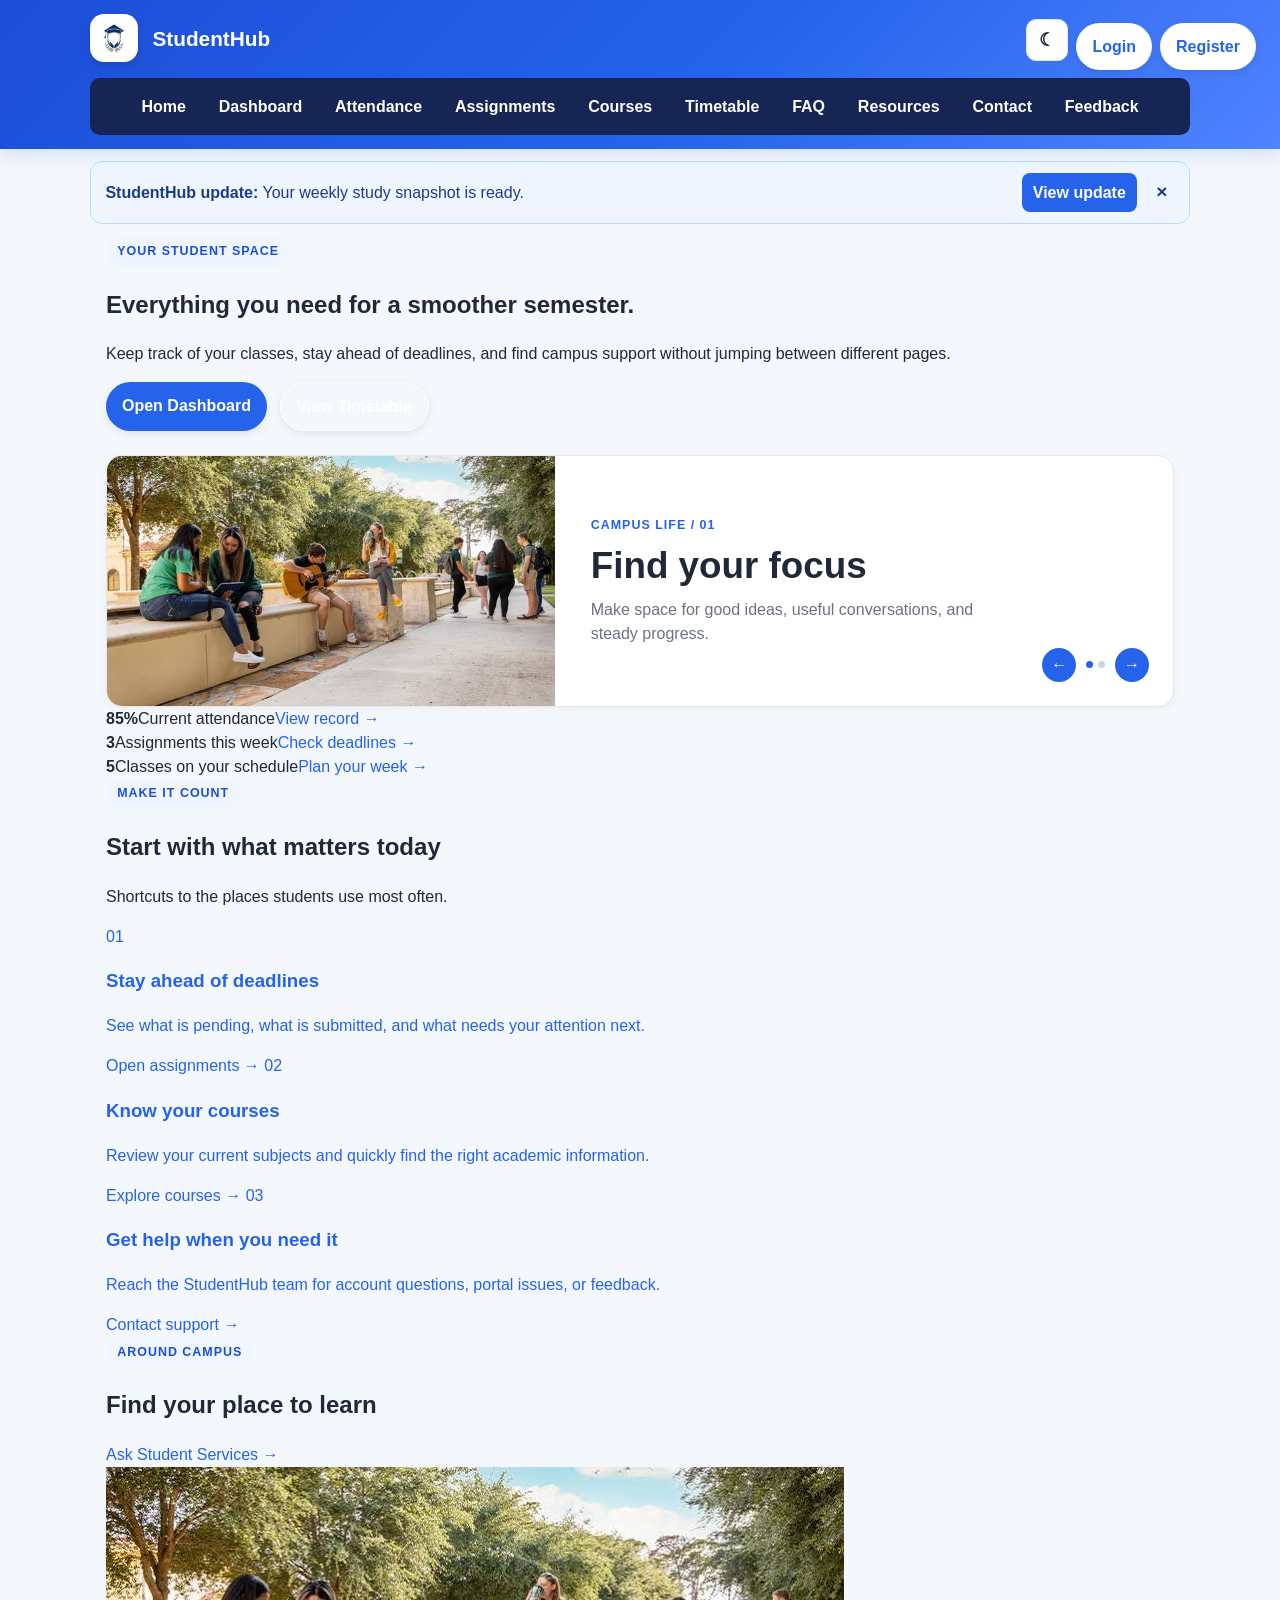
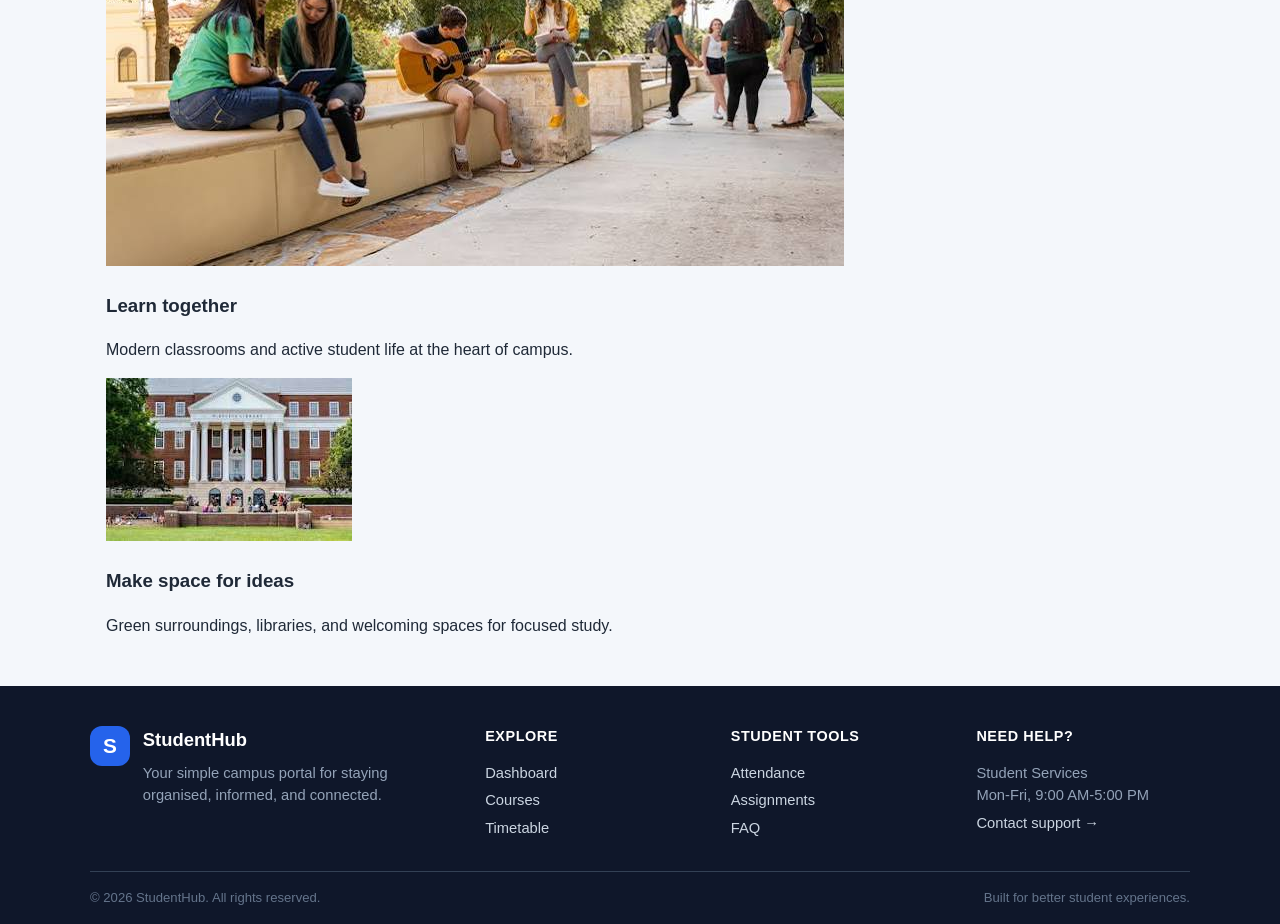
<file: pages/index.html>
<!DOCTYPE html>
<html lang="en">
<head>
    <meta charset="UTF-8">
    <meta name="viewport" content="width=device-width, initial-scale=1.0">
    <title>StudentHub</title>
    <link rel="stylesheet" href="../css/style.css">
</head>
<body>
    <header class="hero">
        <div class="hero-inner">
            <div class="brand">
                <img class="logo" src="../images/logo.png" alt="StudentHub logo">
                <div>
                    <h1>StudentHub</h1>
                </div>
            </div>
            <a class="btn" href="login.html">Login</a>
        </div>
    </header>

    <nav class="top-nav">
        <a href="index.html">Home</a>
        <a href="dashboard.html">Dashboard</a>
        <a href="attendance.html">Attendance</a>
        <a href="assignments.html">Assignments</a>
        <a href="courses.htm">Courses</a>
        <a href="contact.html">Contact</a>
        <a href="feedback.html">Feedback</a>
    </nav>

    <main class="container home-page">
        <section class="home-hero">
            <div class="home-hero-copy">
                <span class="eyebrow">Your student space</span>
                <h2>Everything you need for a smoother semester.</h2>
                <p>Keep track of your classes, stay ahead of deadlines, and find campus support without jumping between different pages.</p>
            </div>
            <div class="actions">
                <a class="btn primary" href="dashboard.html">Open Dashboard</a>
                <a class="btn secondary" href="timetable.html">View Timetable</a>
            </div>
        </section>

        <section class="home-stats" aria-label="Student overview">
            <div><strong>85%</strong><span>Current attendance</span><a href="attendance.html">View record &rarr;</a></div>
            <div><strong>3</strong><span>Assignments this week</span><a href="assignments.html">Check deadlines &rarr;</a></div>
            <div><strong>5</strong><span>Classes on your schedule</span><a href="timetable.html">Plan your week &rarr;</a></div>
        </section>

        <section class="home-section">
            <div class="home-section-heading">
                <div>
                    <span class="eyebrow">Make it count</span>
                    <h2>Start with what matters today</h2>
                    <p>Shortcuts to the places students use most often.</p>
                </div>
            </div>
            <div class="home-actions-grid">
                <a class="action-card" href="assignments.html">
                    <span class="action-number">01</span>
                    <h3>Stay ahead of deadlines</h3>
                    <p>See what is pending, what is submitted, and what needs your attention next.</p>
                    <span class="action-link">Open assignments &rarr;</span>
                </a>
                <a class="action-card" href="courses.htm">
                    <span class="action-number">02</span>
                    <h3>Know your courses</h3>
                    <p>Review your current subjects and quickly find the right academic information.</p>
                    <span class="action-link">Explore courses &rarr;</span>
                </a>
                <a class="action-card" href="contact.html">
                    <span class="action-number">03</span>
                    <h3>Get help when you need it</h3>
                    <p>Reach the StudentHub team for account questions, portal issues, or feedback.</p>
                    <span class="action-link">Contact support &rarr;</span>
                </a>
            </div>
        </section>

        <section class="home-section campus-section">
            <div class="home-section-heading">
                <div>
                    <span class="eyebrow">Around campus</span>
                    <h2>Find your place to learn</h2>
                </div>
                <a href="contact.html">Ask Student Services &rarr;</a>
            </div>
            <div class="campus-grid">
                <article class="campus-card">
                    <img src="../images/campus2.png" alt="Students studying on campus">
                    <div><h3>Learn together</h3><p>Modern classrooms and active student life at the heart of campus.</p></div>
                </article>
                <article class="campus-card">
                    <img src="../images/campus1.png" alt="Green campus surroundings">
                    <div><h3>Make space for ideas</h3><p>Green surroundings, libraries, and welcoming spaces for focused study.</p></div>
                </article>
            </div>
        </section>
    </main>

    <footer class="site-footer">
        <div class="footer-inner">
            <div class="footer-brand">
                <div class="footer-logo">S</div>
                <div>
                    <h2>StudentHub</h2>
                    <p>Your simple campus portal for staying organised, informed, and connected.</p>
                </div>
            </div>
            <div class="footer-column">
                <h3>Explore</h3>
                <a href="dashboard.html">Dashboard</a>
                <a href="courses.htm">Courses</a>
                <a href="timetable.html">Timetable</a>
            </div>
            <div class="footer-column">
                <h3>Student tools</h3>
                <a href="attendance.html">Attendance</a>
                <a href="assignments.html">Assignments</a>
                <a href="faq.html">FAQ</a>
            </div>
            <div class="footer-column">
                <h3>Need help?</h3>
                <p>Student Services<br>Mon-Fri, 9:00 AM-5:00 PM</p>
                <a href="contact.html">Contact support &rarr;</a>
            </div>
        </div>
        <div class="footer-bottom">
            <span>&copy; 2026 StudentHub. All rights reserved.</span>
            <span>Built for better student experiences.</span>
        </div>
    </footer>
    <script src="../javascript/site.js" defer></script>
</body>
</html>
</file>
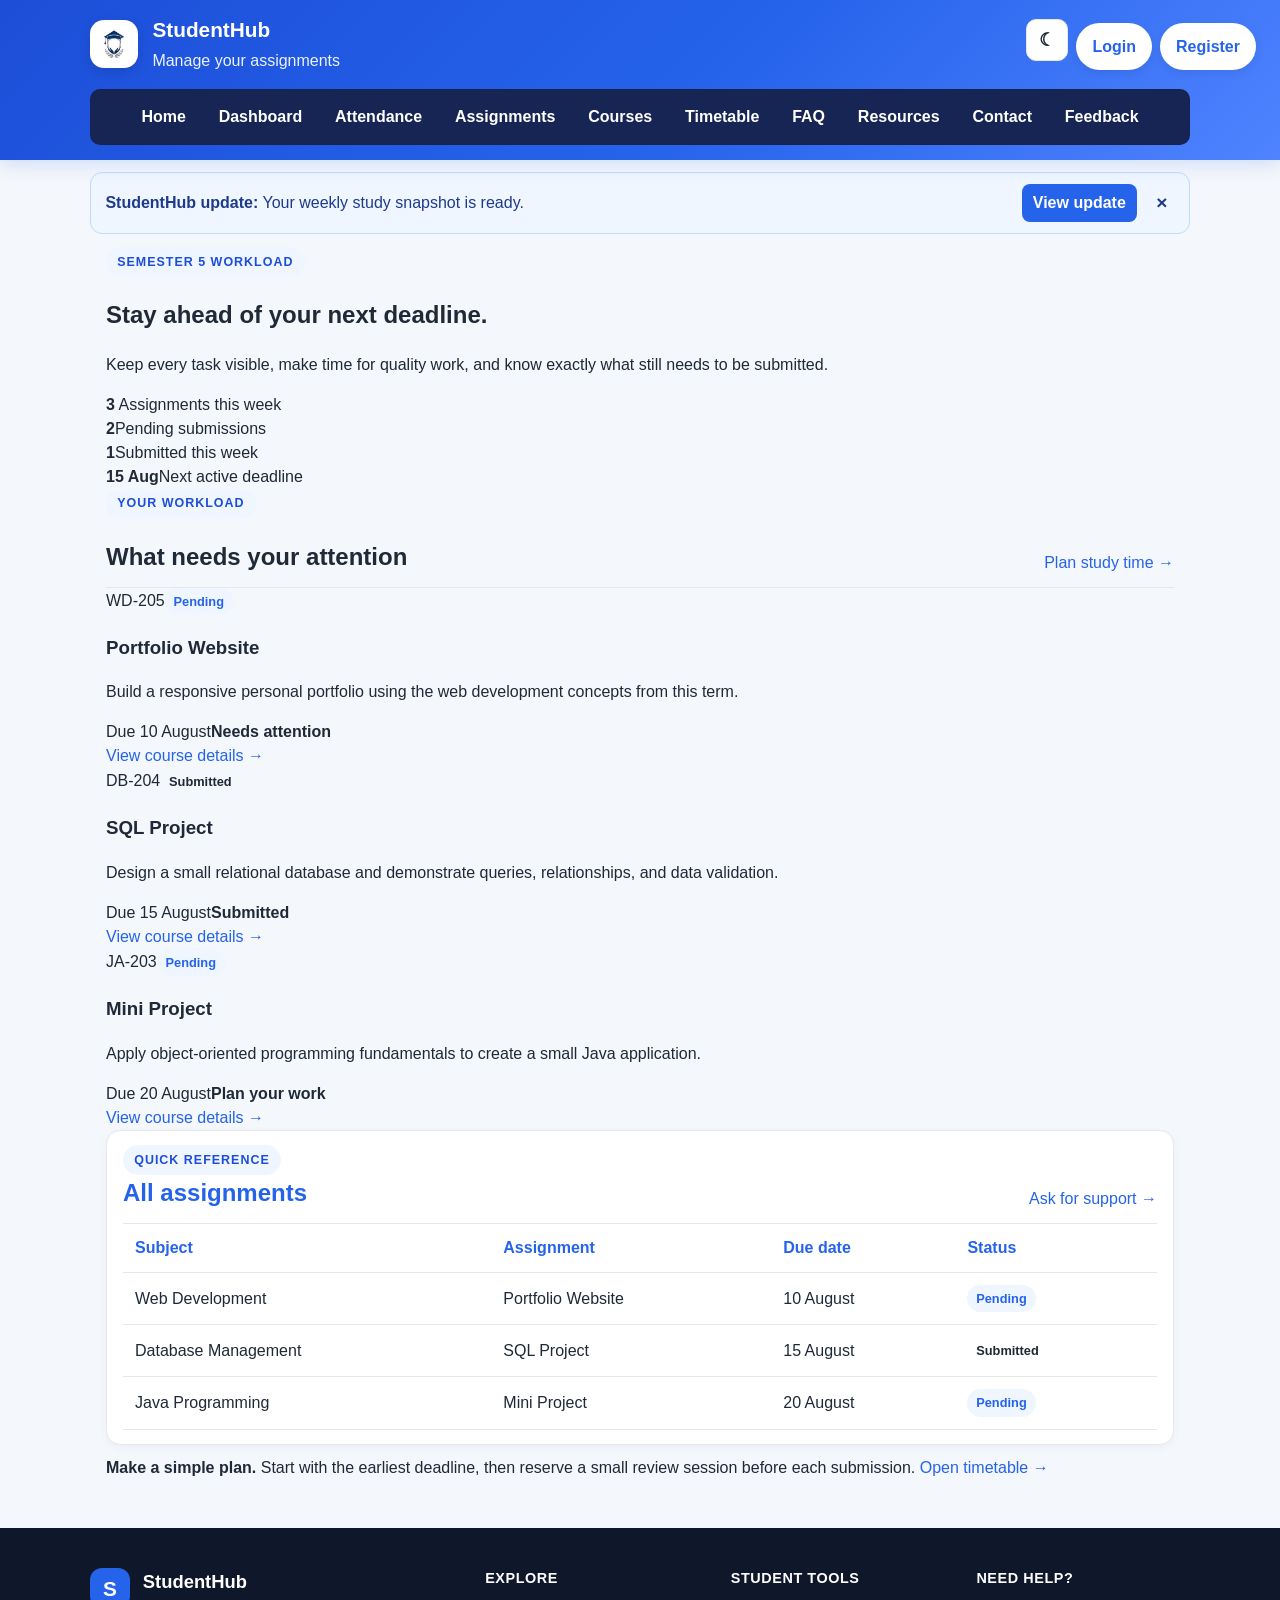
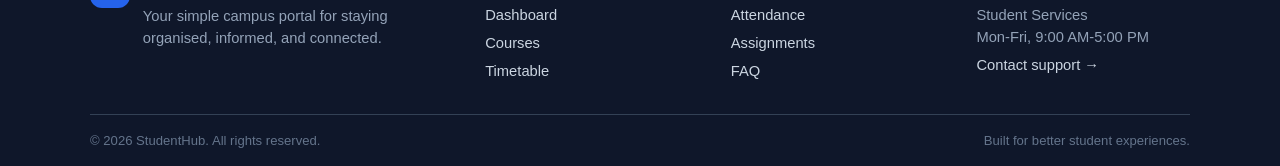
<file: pages/assignments.html>
<!DOCTYPE html>
<html lang="en">
<head>
    <meta charset="UTF-8">
    <meta name="viewport" content="width=device-width, initial-scale=1.0">
    <title>Assignments - StudentHub</title>
    <link rel="stylesheet" href="../css/style.css">
</head>
<body>
    <header class="hero">
        <div class="hero-inner">
            <div class="brand">
                <img class="logo" src="../images/logo.png" alt="StudentHub logo">
                <div>
                    <h1>StudentHub</h1>
                    <p>Manage your assignments</p>
                </div>
            </div>
            <a class="btn" href="login.html">Login</a>
        </div>
    </header>

    <nav class="top-nav">
        <a href="index.html">Home</a>
        <a href="dashboard.html">Dashboard</a>
        <a href="attendance.html">Attendance</a>
        <a href="assignments.html">Assignments</a>
        <a href="courses.htm">Courses</a>
        <a href="faq.html">FAQ</a>
    </nav>

    <main class="container assignments-page">
        <section class="assignments-welcome">
            <div>
                <span class="eyebrow">Semester 5 workload</span>
                <h2>Stay ahead of your next deadline.</h2>
                <p>Keep every task visible, make time for quality work, and know exactly what still needs to be submitted.</p>
            </div>
            <div class="assignment-count">
                <strong>3</strong>
                <span>Assignments this week</span>
            </div>
        </section>

        <section class="assignment-summary" aria-label="Assignment summary">
            <div><strong>2</strong><span>Pending submissions</span></div>
            <div><strong>1</strong><span>Submitted this week</span></div>
            <div><strong>15 Aug</strong><span>Next active deadline</span></div>
        </section>

        <section class="assignments-section">
            <div class="section-heading">
                <div>
                    <span class="eyebrow">Your workload</span>
                    <h2>What needs your attention</h2>
                </div>
                <a href="timetable.html">Plan study time &rarr;</a>
            </div>
            <div class="assignment-cards">
                <article class="assignment-card assignment-card-priority">
                    <div class="assignment-card-top"><span class="assignment-code">WD-205</span><span class="table-status pending">Pending</span></div>
                    <h3>Portfolio Website</h3>
                    <p>Build a responsive personal portfolio using the web development concepts from this term.</p>
                    <div class="assignment-meta"><span>Due 10 August</span><strong>Needs attention</strong></div>
                    <a href="courses.htm">View course details &rarr;</a>
                </article>
                <article class="assignment-card">
                    <div class="assignment-card-top"><span class="assignment-code">DB-204</span><span class="table-status submitted">Submitted</span></div>
                    <h3>SQL Project</h3>
                    <p>Design a small relational database and demonstrate queries, relationships, and data validation.</p>
                    <div class="assignment-meta"><span>Due 15 August</span><strong>Submitted</strong></div>
                    <a href="courses.htm">View course details &rarr;</a>
                </article>
                <article class="assignment-card">
                    <div class="assignment-card-top"><span class="assignment-code">JA-203</span><span class="table-status pending">Pending</span></div>
                    <h3>Mini Project</h3>
                    <p>Apply object-oriented programming fundamentals to create a small Java application.</p>
                    <div class="assignment-meta"><span>Due 20 August</span><strong>Plan your work</strong></div>
                    <a href="courses.htm">View course details &rarr;</a>
                </article>
            </div>
        </section>

        <section class="page-card assignment-table-card">
            <div class="section-heading">
                <div>
                    <span class="eyebrow">Quick reference</span>
                    <h2>All assignments</h2>
                </div>
                <a href="contact.html">Ask for support &rarr;</a>
            </div>
            <div class="table-wrap">
                <table>
                    <thead><tr><th>Subject</th><th>Assignment</th><th>Due date</th><th>Status</th></tr></thead>
                    <tbody>
                        <tr><td>Web Development</td><td>Portfolio Website</td><td>10 August</td><td><span class="table-status pending">Pending</span></td></tr>
                        <tr><td>Database Management</td><td>SQL Project</td><td>15 August</td><td><span class="table-status submitted">Submitted</span></td></tr>
                        <tr><td>Java Programming</td><td>Mini Project</td><td>20 August</td><td><span class="table-status pending">Pending</span></td></tr>
                    </tbody>
                </table>
            </div>
        </section>

        <section class="assignment-tip">
            <strong>Make a simple plan.</strong>
            <span>Start with the earliest deadline, then reserve a small review session before each submission.</span>
            <a href="timetable.html">Open timetable &rarr;</a>
        </section>
    </main>

    <footer class="site-footer">
        <div class="footer-inner">
            <div class="footer-brand"><div class="footer-logo">S</div><div><h2>StudentHub</h2><p>Your simple campus portal for staying organised, informed, and connected.</p></div></div>
            <div class="footer-column"><h3>Explore</h3><a href="dashboard.html">Dashboard</a><a href="courses.htm">Courses</a><a href="timetable.html">Timetable</a></div>
            <div class="footer-column"><h3>Student tools</h3><a href="attendance.html">Attendance</a><a href="assignments.html">Assignments</a><a href="faq.html">FAQ</a></div>
            <div class="footer-column"><h3>Need help?</h3><p>Student Services<br>Mon-Fri, 9:00 AM-5:00 PM</p><a href="contact.html">Contact support &rarr;</a></div>
        </div>
        <div class="footer-bottom"><span>&copy; 2026 StudentHub. All rights reserved.</span><span>Built for better student experiences.</span></div>
    </footer>
    <script src="../javascript/site.js" defer></script>
</body>
</html>
</file>
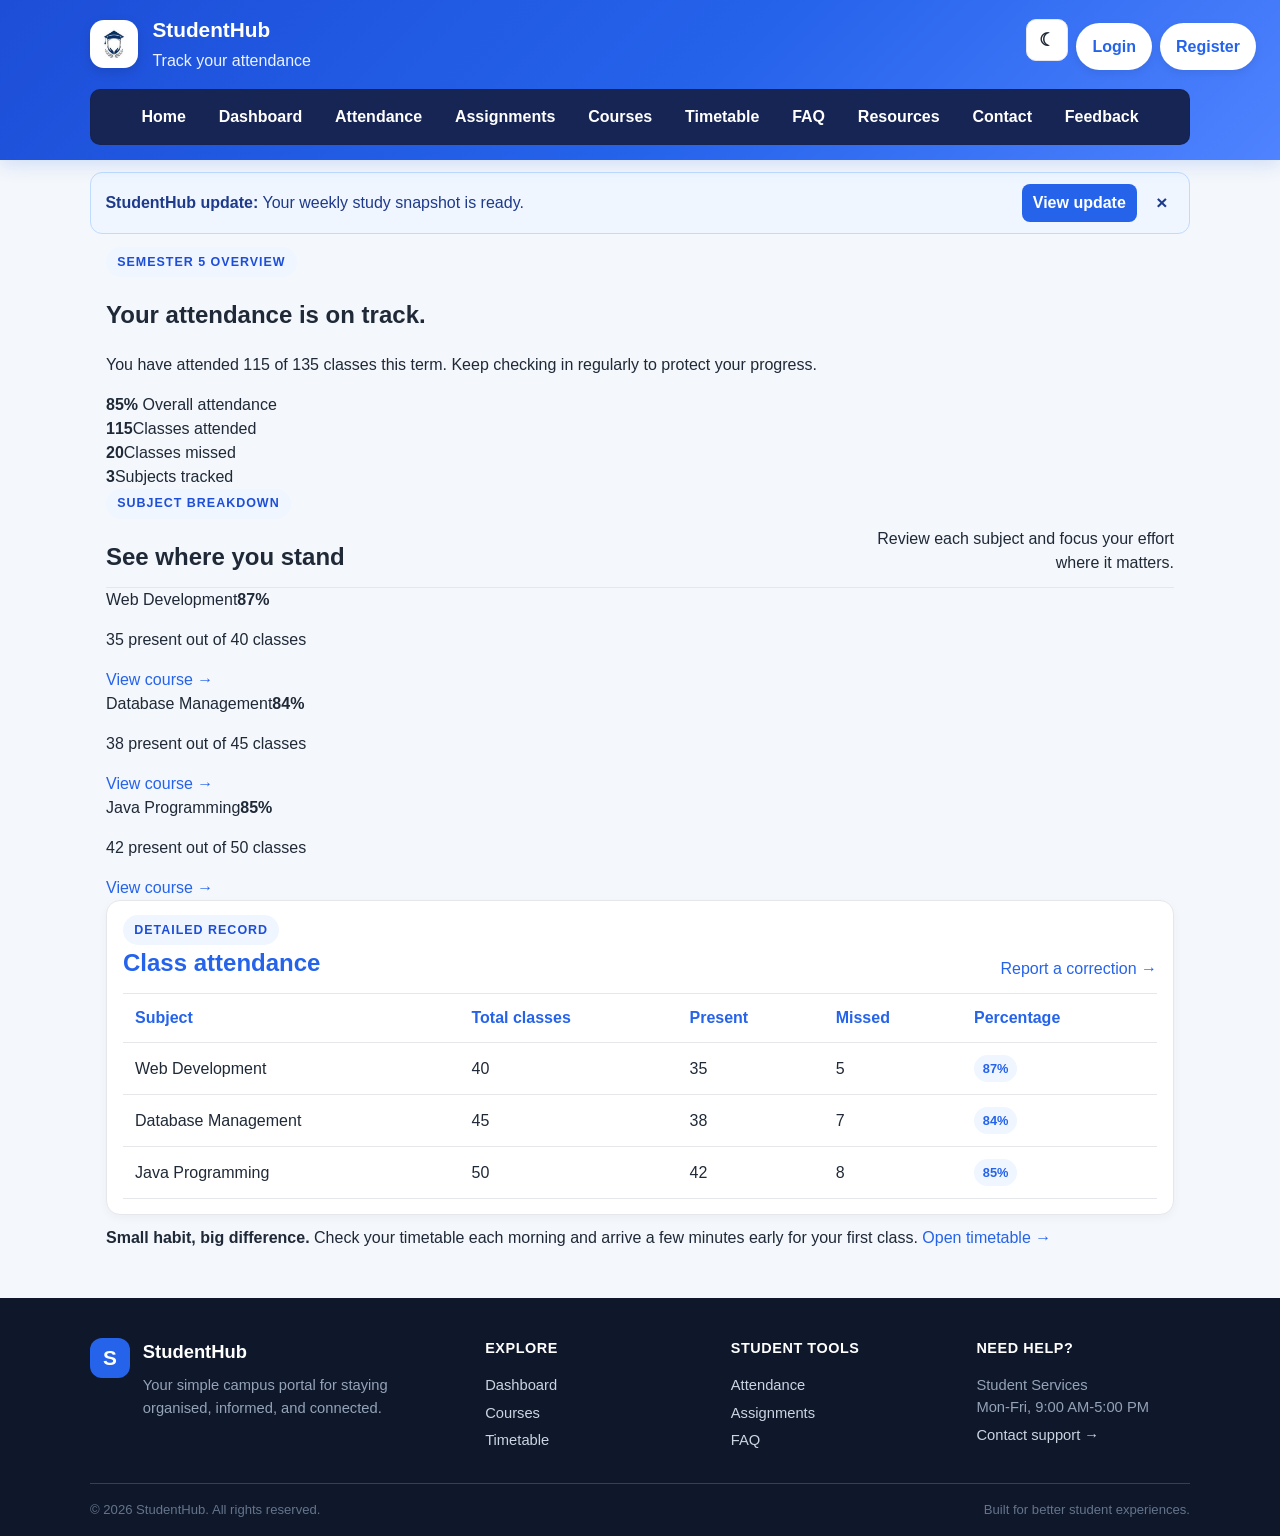
<file: pages/attendance.html>
<!DOCTYPE html>
<html lang="en">
<head>
    <meta charset="UTF-8">
    <meta name="viewport" content="width=device-width, initial-scale=1.0">
    <title>Attendance - StudentHub</title>
    <link rel="stylesheet" href="../css/style.css">
</head>
<body>
    <header class="hero">
        <div class="hero-inner">
            <div class="brand">
                <img class="logo" src="../images/logo.png" alt="StudentHub logo">
                <div>
                    <h1>StudentHub</h1>
                    <p>Track your attendance</p>
                </div>
            </div>
            <a class="btn" href="login.html">Login</a>
        </div>
    </header>

    <nav class="top-nav">
        <a href="index.html">Home</a>
        <a href="dashboard.html">Dashboard</a>
        <a href="attendance.html">Attendance</a>
        <a href="assignments.html">Assignments</a>
        <a href="courses.htm">Courses</a>
        <a href="faq.html">FAQ</a>
    </nav>

    <main class="container attendance-page">
        <section class="attendance-welcome">
            <div>
                <span class="eyebrow">Semester 5 overview</span>
                <h2>Your attendance is on track.</h2>
                <p>You have attended 115 of 135 classes this term. Keep checking in regularly to protect your progress.</p>
            </div>
            <div class="attendance-score">
                <strong>85%</strong>
                <span>Overall attendance</span>
            </div>
        </section>

        <section class="attendance-summary" aria-label="Attendance summary">
            <div><strong>115</strong><span>Classes attended</span></div>
            <div><strong>20</strong><span>Classes missed</span></div>
            <div><strong>3</strong><span>Subjects tracked</span></div>
        </section>

        <section class="attendance-subjects">
            <div class="section-heading">
                <div>
                    <span class="eyebrow">Subject breakdown</span>
                    <h2>See where you stand</h2>
                </div>
                <p>Review each subject and focus your effort where it matters.</p>
            </div>
            <div class="attendance-cards">
                <article class="attendance-card">
                    <div class="attendance-card-top"><span>Web Development</span><strong>87%</strong></div>
                    <div class="progress-track"><span style="width: 87%"></span></div>
                    <p>35 present out of 40 classes</p>
                    <a href="courses.htm">View course &rarr;</a>
                </article>
                <article class="attendance-card">
                    <div class="attendance-card-top"><span>Database Management</span><strong>84%</strong></div>
                    <div class="progress-track"><span style="width: 84%"></span></div>
                    <p>38 present out of 45 classes</p>
                    <a href="courses.htm">View course &rarr;</a>
                </article>
                <article class="attendance-card">
                    <div class="attendance-card-top"><span>Java Programming</span><strong>85%</strong></div>
                    <div class="progress-track"><span style="width: 85%"></span></div>
                    <p>42 present out of 50 classes</p>
                    <a href="courses.htm">View course &rarr;</a>
                </article>
            </div>
        </section>

        <section class="page-card attendance-table-card">
            <div class="section-heading">
                <div>
                    <span class="eyebrow">Detailed record</span>
                    <h2>Class attendance</h2>
                </div>
                <a href="contact.html">Report a correction &rarr;</a>
            </div>
            <div class="table-wrap">
                <table>
                    <thead><tr><th>Subject</th><th>Total classes</th><th>Present</th><th>Missed</th><th>Percentage</th></tr></thead>
                    <tbody>
                        <tr><td>Web Development</td><td>40</td><td>35</td><td>5</td><td><span class="table-status good">87%</span></td></tr>
                        <tr><td>Database Management</td><td>45</td><td>38</td><td>7</td><td><span class="table-status good">84%</span></td></tr>
                        <tr><td>Java Programming</td><td>50</td><td>42</td><td>8</td><td><span class="table-status good">85%</span></td></tr>
                    </tbody>
                </table>
            </div>
        </section>

        <section class="attendance-tip">
            <strong>Small habit, big difference.</strong>
            <span>Check your timetable each morning and arrive a few minutes early for your first class.</span>
            <a href="timetable.html">Open timetable &rarr;</a>
        </section>
    </main>

    <footer class="site-footer">
        <div class="footer-inner">
            <div class="footer-brand"><div class="footer-logo">S</div><div><h2>StudentHub</h2><p>Your simple campus portal for staying organised, informed, and connected.</p></div></div>
            <div class="footer-column"><h3>Explore</h3><a href="dashboard.html">Dashboard</a><a href="courses.htm">Courses</a><a href="timetable.html">Timetable</a></div>
            <div class="footer-column"><h3>Student tools</h3><a href="attendance.html">Attendance</a><a href="assignments.html">Assignments</a><a href="faq.html">FAQ</a></div>
            <div class="footer-column"><h3>Need help?</h3><p>Student Services<br>Mon-Fri, 9:00 AM-5:00 PM</p><a href="contact.html">Contact support &rarr;</a></div>
        </div>
        <div class="footer-bottom"><span>&copy; 2026 StudentHub. All rights reserved.</span><span>Built for better student experiences.</span></div>
    </footer>
    <script src="../javascript/site.js" defer></script>
</body>
</html>
</file>
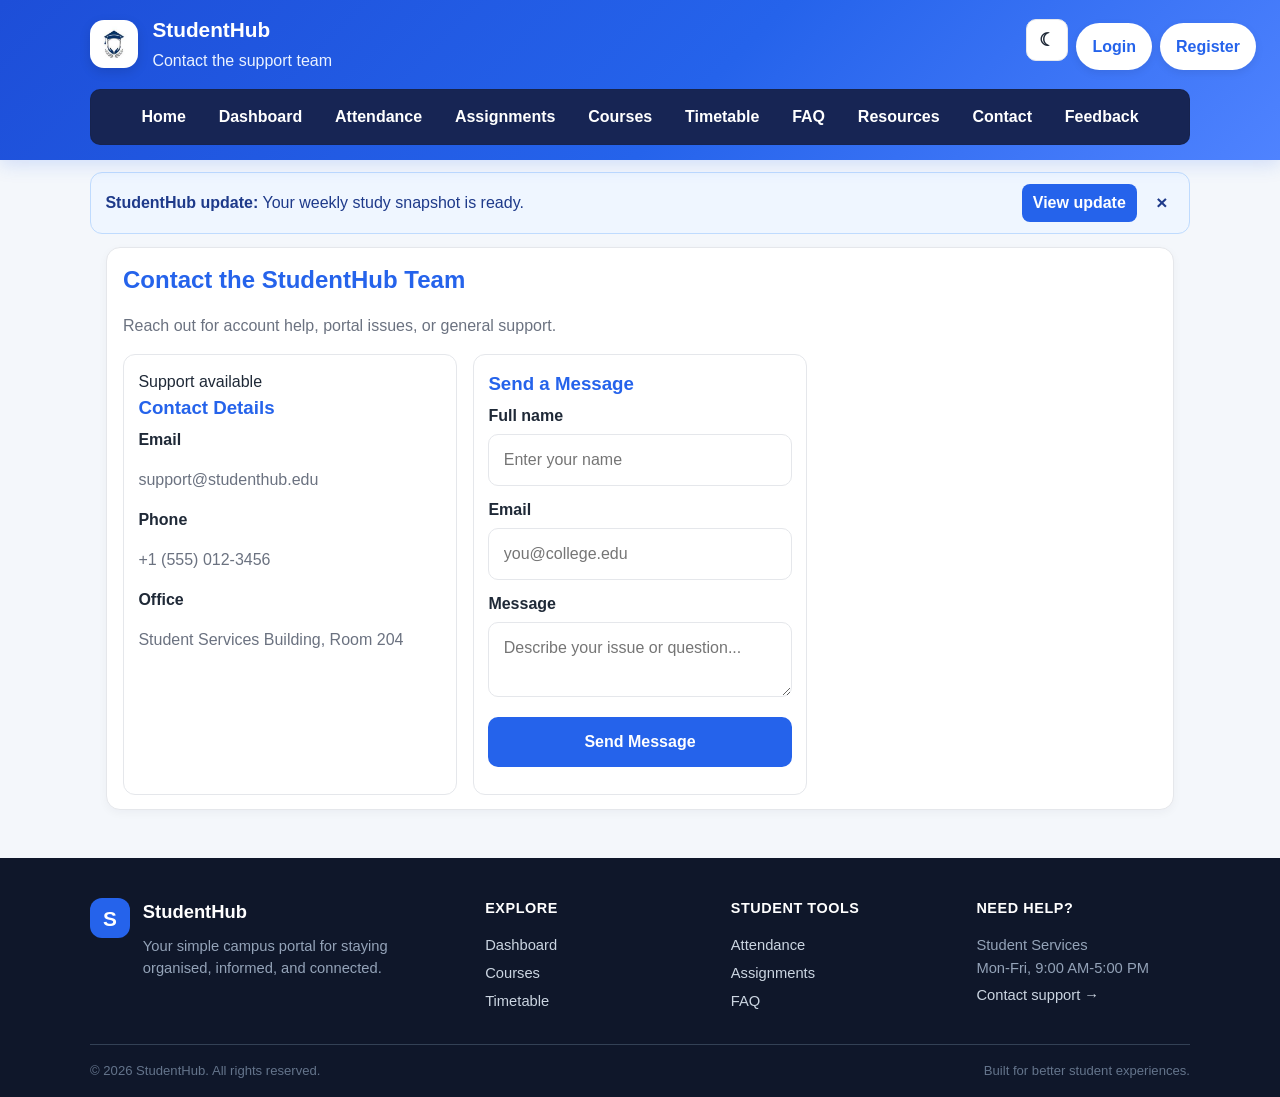
<file: pages/contact.html>
<!DOCTYPE html>
<html lang="en">
<head>
    <meta charset="UTF-8">
    <meta name="viewport" content="width=device-width, initial-scale=1.0">
    <title>Contact - StudentHub</title>
    <link rel="stylesheet" href="../css/style.css">
</head>
<body>
    <header class="hero">
        <div class="hero-inner">
            <div class="brand">
                <img class="logo" src="../images/logo.png" alt="StudentHub logo">
                <div>
                    <h1>StudentHub</h1>
                    <p>Contact the support team</p>
                </div>
            </div>
            <a class="btn" href="login.html">Login</a>
        </div>
    </header>

    <nav class="top-nav">
        <a href="index.html">Home</a>
        <a href="dashboard.html">Dashboard</a>
        <a href="attendance.html">Attendance</a>
        <a href="assignments.html">Assignments</a>
        <a href="courses.htm">Courses</a>
        <a href="feedback.html">Feedback</a>
    </nav>

    <main class="container">
        <section class="page-card">
            <h2>Contact the StudentHub Team</h2>
            <p>Reach out for account help, portal issues, or general support.</p>
            <div class="card-grid">
                <article class="card">
                    <span class="status-pill">Support available</span>
                    <h3>Contact Details</h3>
                    <div class="contact-list">
                        <div><strong>Email</strong><p>support@studenthub.edu</p></div>
                        <div><strong>Phone</strong><p>+1 (555) 012-3456</p></div>
                        <div><strong>Office</strong><p>Student Services Building, Room 204</p></div>
                    </div>
                </article>
                <article class="card">
                    <h3>Send a Message</h3>
                    <form action="../php/process-form.php" method="post">
                        <input type="hidden" name="formType" value="contact">
                        <label for="contactName">Full name</label>
                        <input id="contactName" name="fullName" type="text" placeholder="Enter your name" required>
                        <label for="contactEmail">Email</label>
                        <input id="contactEmail" name="email" type="email" placeholder="you@college.edu" required>
                        <label for="contactMessage">Message</label>
                        <textarea id="contactMessage" name="message" placeholder="Describe your issue or question..." required></textarea>
                        <button type="submit">Send Message</button>
                    </form>
                </article>
            </div>
        </section>
    </main>

    <footer class="site-footer">
        <div class="footer-inner">
            <div class="footer-brand"><div class="footer-logo">S</div><div><h2>StudentHub</h2><p>Your simple campus portal for staying organised, informed, and connected.</p></div></div>
            <div class="footer-column"><h3>Explore</h3><a href="dashboard.html">Dashboard</a><a href="courses.htm">Courses</a><a href="timetable.html">Timetable</a></div>
            <div class="footer-column"><h3>Student tools</h3><a href="attendance.html">Attendance</a><a href="assignments.html">Assignments</a><a href="faq.html">FAQ</a></div>
            <div class="footer-column"><h3>Need help?</h3><p>Student Services<br>Mon-Fri, 9:00 AM-5:00 PM</p><a href="contact.html">Contact support &rarr;</a></div>
        </div>
        <div class="footer-bottom"><span>&copy; 2026 StudentHub. All rights reserved.</span><span>Built for better student experiences.</span></div>
    </footer>
    <script src="../javascript/site.js" defer></script>
</body>
</html>
</file>
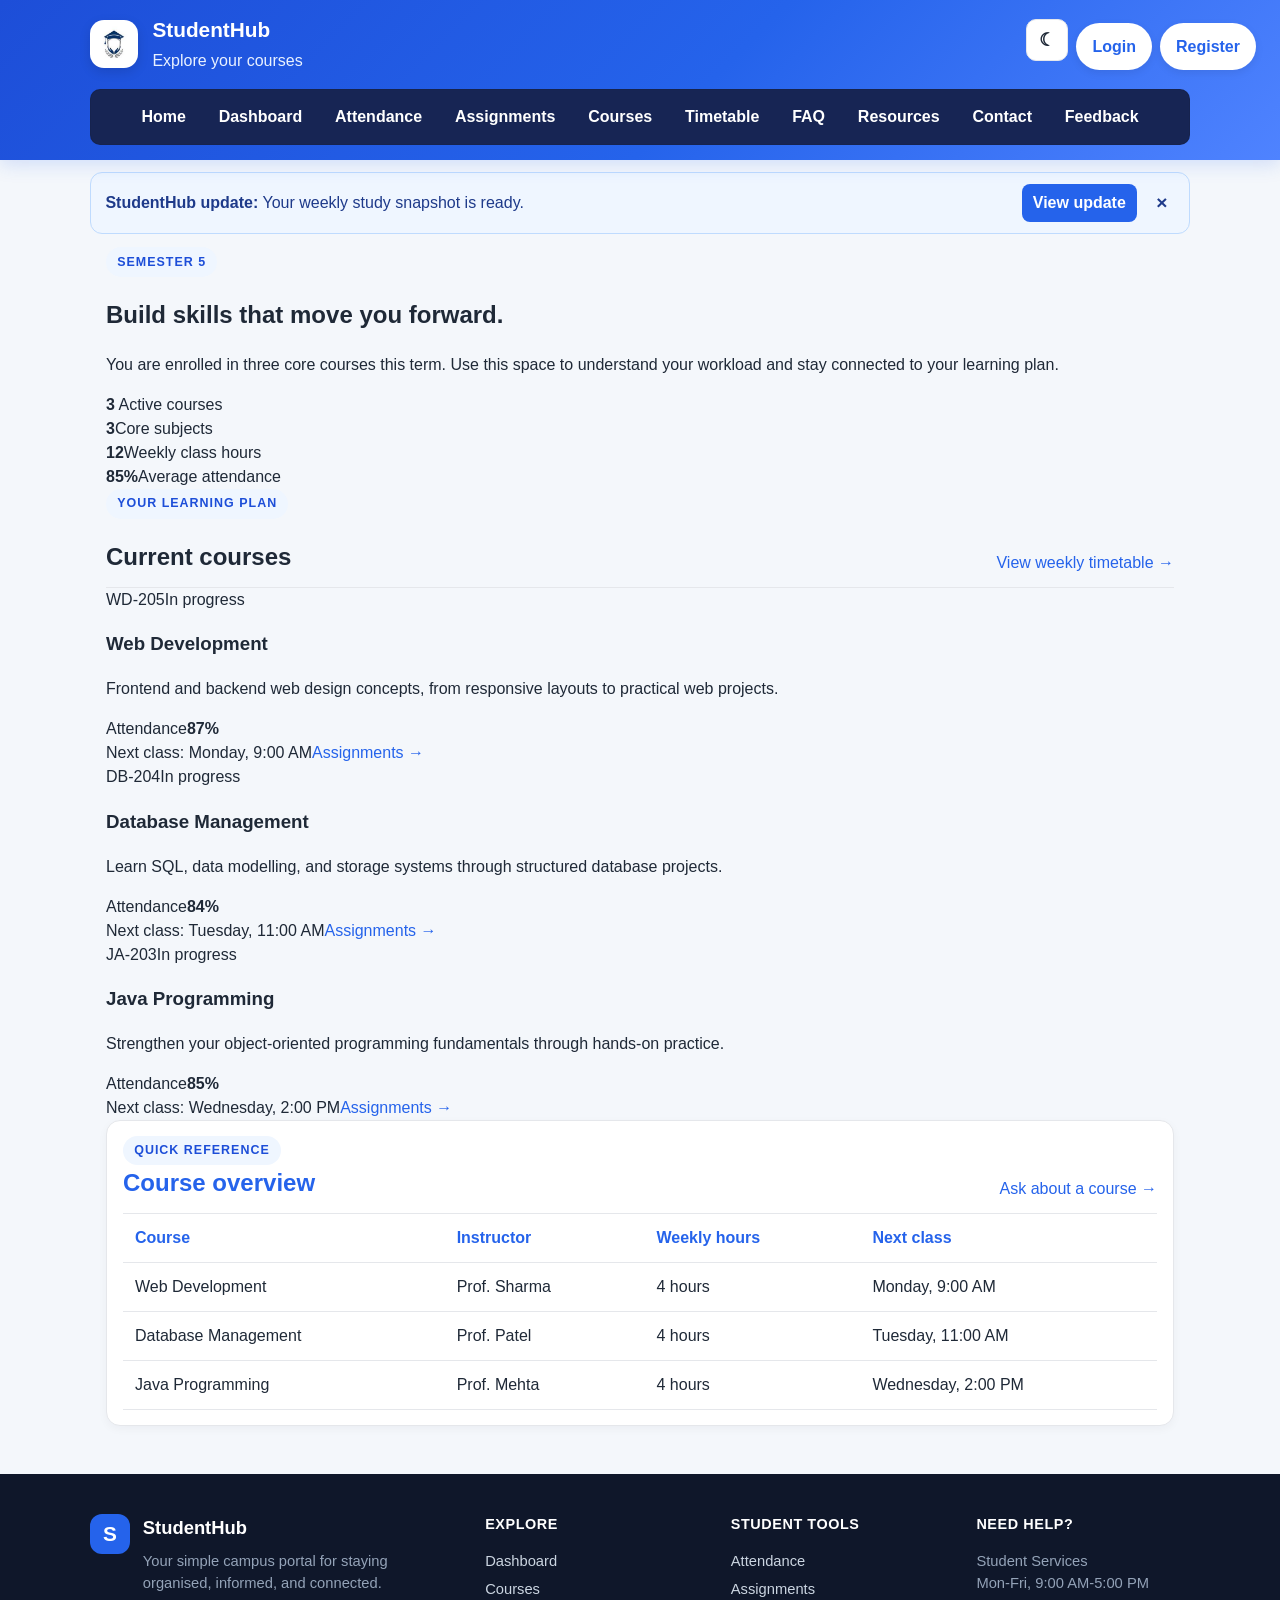
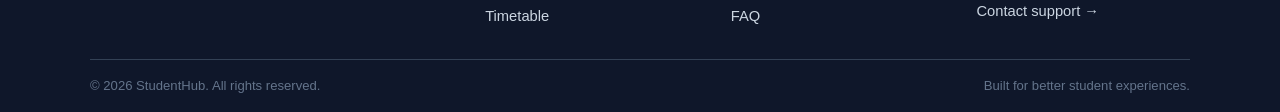
<file: pages/courses.htm>
<!DOCTYPE html>
<html lang="en">
<head>
    <meta charset="UTF-8">
    <meta name="viewport" content="width=device-width, initial-scale=1.0">
    <title>Courses - StudentHub</title>
    <link rel="stylesheet" href="../css/style.css">
</head>
<body>
    <header class="hero">
        <div class="hero-inner">
            <div class="brand">
                <img class="logo" src="../images/logo.png" alt="StudentHub logo">
                <div>
                    <h1>StudentHub</h1>
                    <p>Explore your courses</p>
                </div>
            </div>
            <a class="btn" href="login.html">Login</a>
        </div>
    </header>

    <nav class="top-nav">
        <a href="index.html">Home</a>
        <a href="dashboard.html">Dashboard</a>
        <a href="attendance.html">Attendance</a>
        <a href="assignments.html">Assignments</a>
        <a href="courses.htm">Courses</a>
        <a href="faq.html">FAQ</a>
        <a href="feedback.html">Feedback</a>
    </nav>

    <main class="container courses-page">
        <section class="courses-welcome">
            <div>
                <span class="eyebrow">Semester 5</span>
                <h2>Build skills that move you forward.</h2>
                <p>You are enrolled in three core courses this term. Use this space to understand your workload and stay connected to your learning plan.</p>
            </div>
            <div class="courses-count">
                <strong>3</strong>
                <span>Active courses</span>
            </div>
        </section>

        <section class="course-summary" aria-label="Course summary">
            <div><strong>3</strong><span>Core subjects</span></div>
            <div><strong>12</strong><span>Weekly class hours</span></div>
            <div><strong>85%</strong><span>Average attendance</span></div>
        </section>

        <section class="courses-section">
            <div class="section-heading">
                <div>
                    <span class="eyebrow">Your learning plan</span>
                    <h2>Current courses</h2>
                </div>
                <a href="timetable.html">View weekly timetable &rarr;</a>
            </div>
            <div class="course-cards">
                <article class="course-card">
                    <div class="course-card-top"><span class="course-code">WD-205</span><span class="course-status">In progress</span></div>
                    <h3>Web Development</h3>
                    <p>Frontend and backend web design concepts, from responsive layouts to practical web projects.</p>
                    <div class="course-detail"><span>Attendance</span><strong>87%</strong></div>
                    <div class="course-progress"><span style="width: 87%"></span></div>
                    <div class="course-footer"><span>Next class: Monday, 9:00 AM</span><a href="assignments.html">Assignments &rarr;</a></div>
                </article>
                <article class="course-card">
                    <div class="course-card-top"><span class="course-code">DB-204</span><span class="course-status">In progress</span></div>
                    <h3>Database Management</h3>
                    <p>Learn SQL, data modelling, and storage systems through structured database projects.</p>
                    <div class="course-detail"><span>Attendance</span><strong>84%</strong></div>
                    <div class="course-progress"><span style="width: 84%"></span></div>
                    <div class="course-footer"><span>Next class: Tuesday, 11:00 AM</span><a href="assignments.html">Assignments &rarr;</a></div>
                </article>
                <article class="course-card">
                    <div class="course-card-top"><span class="course-code">JA-203</span><span class="course-status">In progress</span></div>
                    <h3>Java Programming</h3>
                    <p>Strengthen your object-oriented programming fundamentals through hands-on practice.</p>
                    <div class="course-detail"><span>Attendance</span><strong>85%</strong></div>
                    <div class="course-progress"><span style="width: 85%"></span></div>
                    <div class="course-footer"><span>Next class: Wednesday, 2:00 PM</span><a href="assignments.html">Assignments &rarr;</a></div>
                </article>
            </div>
        </section>

        <section class="page-card course-table-card">
            <div class="section-heading">
                <div>
                    <span class="eyebrow">Quick reference</span>
                    <h2>Course overview</h2>
                </div>
                <a href="contact.html">Ask about a course &rarr;</a>
            </div>
            <div class="table-wrap">
                <table>
                    <thead><tr><th>Course</th><th>Instructor</th><th>Weekly hours</th><th>Next class</th></tr></thead>
                    <tbody>
                        <tr><td>Web Development</td><td>Prof. Sharma</td><td>4 hours</td><td>Monday, 9:00 AM</td></tr>
                        <tr><td>Database Management</td><td>Prof. Patel</td><td>4 hours</td><td>Tuesday, 11:00 AM</td></tr>
                        <tr><td>Java Programming</td><td>Prof. Mehta</td><td>4 hours</td><td>Wednesday, 2:00 PM</td></tr>
                    </tbody>
                </table>
            </div>
        </section>
    </main>

    <footer class="site-footer">
        <div class="footer-inner">
            <div class="footer-brand"><div class="footer-logo">S</div><div><h2>StudentHub</h2><p>Your simple campus portal for staying organised, informed, and connected.</p></div></div>
            <div class="footer-column"><h3>Explore</h3><a href="dashboard.html">Dashboard</a><a href="courses.htm">Courses</a><a href="timetable.html">Timetable</a></div>
            <div class="footer-column"><h3>Student tools</h3><a href="attendance.html">Attendance</a><a href="assignments.html">Assignments</a><a href="faq.html">FAQ</a></div>
            <div class="footer-column"><h3>Need help?</h3><p>Student Services<br>Mon-Fri, 9:00 AM-5:00 PM</p><a href="contact.html">Contact support &rarr;</a></div>
        </div>
        <div class="footer-bottom"><span>&copy; 2026 StudentHub. All rights reserved.</span><span>Built for better student experiences.</span></div>
    </footer>
    <script src="../javascript/site.js" defer></script>
</body>
</html>
</file>
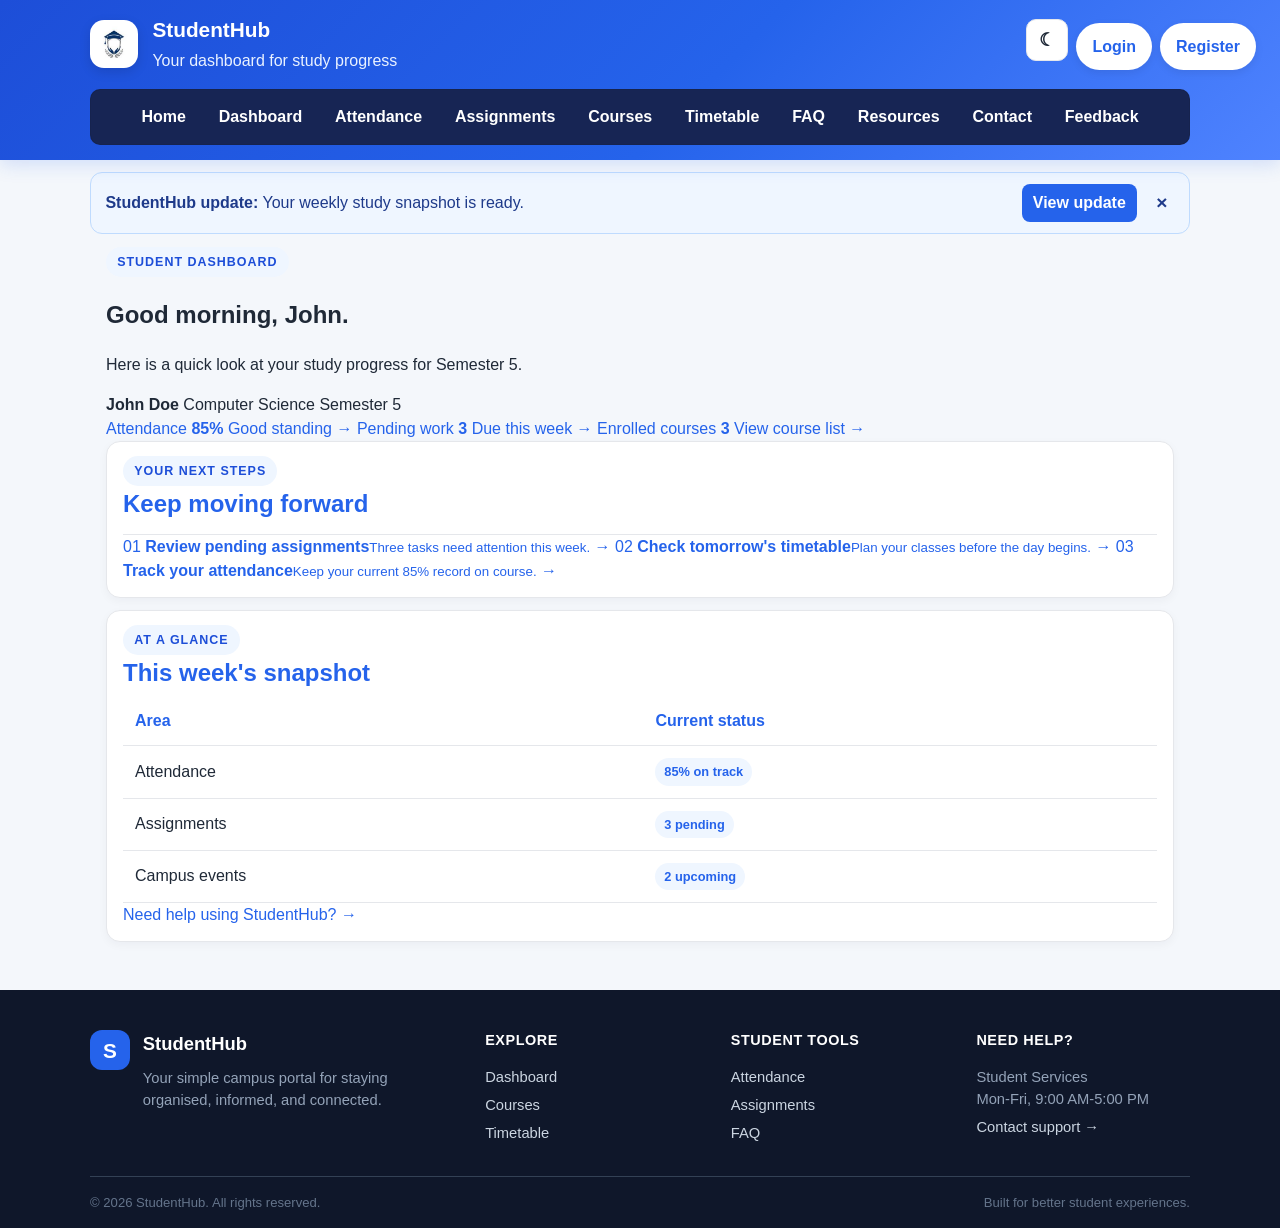
<file: pages/dashboard.html>
<!DOCTYPE html>
<html lang="en">
<head>
    <meta charset="UTF-8">
    <meta name="viewport" content="width=device-width, initial-scale=1.0">
    <title>Dashboard - StudentHub</title>
    <link rel="stylesheet" href="../css/style.css">
</head>
<body>
    <header class="hero">
        <div class="hero-inner">
            <div class="brand">
                <img class="logo" src="../images/logo.png" alt="StudentHub logo">
                <div>
                    <h1>StudentHub</h1>
                    <p>Your dashboard for study progress</p>
                </div>
            </div>
            <a class="btn" href="login.html">Login</a>
        </div>
    </header>

    <nav class="top-nav">
        <a href="index.html">Home</a>
        <a href="dashboard.html">Dashboard</a>
        <a href="attendance.html">Attendance</a>
        <a href="assignments.html">Assignments</a>
        <a href="courses.htm">Courses</a>
        <a href="contact.html">Contact</a>
        <a href="feedback.html">Feedback</a>
    </nav>

    <main class="container dashboard-page">
        <section class="dashboard-welcome">
            <div>
                <span class="eyebrow">Student dashboard</span>
                <h2>Good morning, John.</h2>
                <p>Here is a quick look at your study progress for Semester 5.</p>
            </div>
            <div class="student-profile">
                <strong>John Doe</strong>
                <span>Computer Science</span>
                <span>Semester 5</span>
            </div>
        </section>

        <section class="dashboard-metrics" aria-label="Study progress summary">
            <a class="metric-card" href="attendance.html">
                <span class="metric-label">Attendance</span>
                <strong>85%</strong>
                <span class="metric-note">Good standing &rarr;</span>
            </a>
            <a class="metric-card" href="assignments.html">
                <span class="metric-label">Pending work</span>
                <strong>3</strong>
                <span class="metric-note">Due this week &rarr;</span>
            </a>
            <a class="metric-card" href="courses.htm">
                <span class="metric-label">Enrolled courses</span>
                <strong>3</strong>
                <span class="metric-note">View course list &rarr;</span>
            </a>
        </section>

        <section class="dashboard-grid">
            <div class="page-card dashboard-priority">
                <div class="section-heading">
                    <div>
                        <span class="eyebrow">Your next steps</span>
                        <h2>Keep moving forward</h2>
                    </div>
                </div>
                <a class="priority-item" href="assignments.html">
                    <span class="priority-icon">01</span>
                    <span><strong>Review pending assignments</strong><small>Three tasks need attention this week.</small></span>
                    <span class="priority-arrow">&rarr;</span>
                </a>
                <a class="priority-item" href="timetable.html">
                    <span class="priority-icon">02</span>
                    <span><strong>Check tomorrow's timetable</strong><small>Plan your classes before the day begins.</small></span>
                    <span class="priority-arrow">&rarr;</span>
                </a>
                <a class="priority-item" href="attendance.html">
                    <span class="priority-icon">03</span>
                    <span><strong>Track your attendance</strong><small>Keep your current 85% record on course.</small></span>
                    <span class="priority-arrow">&rarr;</span>
                </a>
            </div>

            <div class="page-card dashboard-snapshot">
                <span class="eyebrow">At a glance</span>
                <h2>This week's snapshot</h2>
                <table>
                    <tr><th>Area</th><th>Current status</th></tr>
                    <tr><td>Attendance</td><td><span class="table-status good">85% on track</span></td></tr>
                    <tr><td>Assignments</td><td><span class="table-status pending">3 pending</span></td></tr>
                    <tr><td>Campus events</td><td><span class="table-status info">2 upcoming</span></td></tr>
                </table>
                <a class="text-link" href="faq.html">Need help using StudentHub? &rarr;</a>
            </div>
        </section>
    </main>

    <footer class="site-footer">
        <div class="footer-inner">
            <div class="footer-brand"><div class="footer-logo">S</div><div><h2>StudentHub</h2><p>Your simple campus portal for staying organised, informed, and connected.</p></div></div>
            <div class="footer-column"><h3>Explore</h3><a href="dashboard.html">Dashboard</a><a href="courses.htm">Courses</a><a href="timetable.html">Timetable</a></div>
            <div class="footer-column"><h3>Student tools</h3><a href="attendance.html">Attendance</a><a href="assignments.html">Assignments</a><a href="faq.html">FAQ</a></div>
            <div class="footer-column"><h3>Need help?</h3><p>Student Services<br>Mon-Fri, 9:00 AM-5:00 PM</p><a href="contact.html">Contact support &rarr;</a></div>
        </div>
        <div class="footer-bottom"><span>&copy; 2026 StudentHub. All rights reserved.</span><span>Built for better student experiences.</span></div>
    </footer>
    <script src="../javascript/site.js" defer></script>
</body>
</html>
</file>
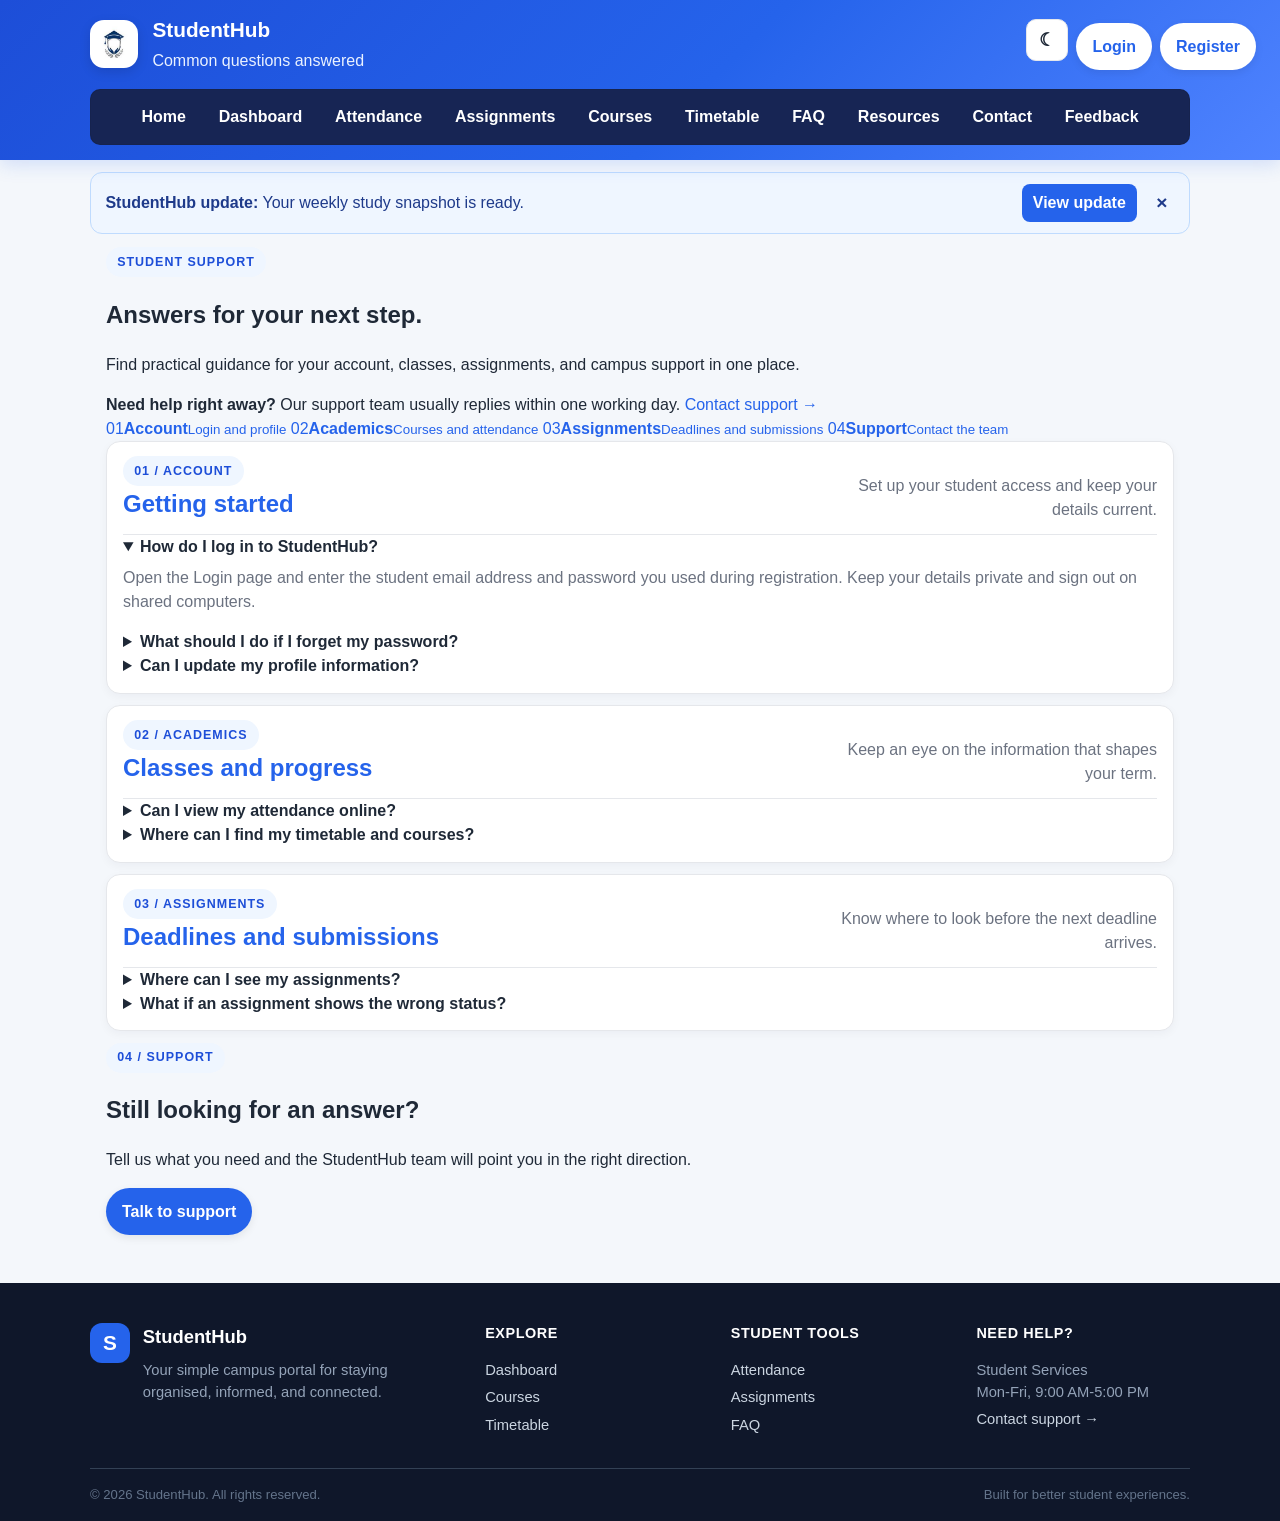
<file: pages/faq.html>
<!DOCTYPE html>
<html lang="en">
<head>
    <meta charset="UTF-8">
    <meta name="viewport" content="width=device-width, initial-scale=1.0">
    <title>FAQ - StudentHub</title>
    <link rel="stylesheet" href="../css/style.css">
</head>
<body>
    <header class="hero">
        <div class="hero-inner">
            <div class="brand">
                <img class="logo" src="../images/logo.png" alt="StudentHub logo">
                <div>
                    <h1>StudentHub</h1>
                    <p>Common questions answered</p>
                </div>
            </div>
            <a class="btn" href="login.html">Login</a>
        </div>
    </header>

    <nav class="top-nav">
        <a href="index.html">Home</a>
        <a href="dashboard.html">Dashboard</a>
        <a href="attendance.html">Attendance</a>
        <a href="assignments.html">Assignments</a>
        <a href="courses.htm">Courses</a>
        <a href="feedback.html">Feedback</a>
    </nav>

    <main class="container">
        <section class="faq-hero">
            <div>
                <span class="eyebrow">Student support</span>
                <h2>Answers for your next step.</h2>
                <p>Find practical guidance for your account, classes, assignments, and campus support in one place.</p>
            </div>
            <div class="faq-hero-note">
                <strong>Need help right away?</strong>
                <span>Our support team usually replies within one working day.</span>
                <a href="contact.html">Contact support &rarr;</a>
            </div>
        </section>

        <section class="faq-topics" aria-label="FAQ topics">
            <a href="#account"><span class="topic-icon">01</span><strong>Account</strong><small>Login and profile</small></a>
            <a href="#academics"><span class="topic-icon">02</span><strong>Academics</strong><small>Courses and attendance</small></a>
            <a href="#assignments"><span class="topic-icon">03</span><strong>Assignments</strong><small>Deadlines and submissions</small></a>
            <a href="#support"><span class="topic-icon">04</span><strong>Support</strong><small>Contact the team</small></a>
        </section>

        <section class="page-card faq-section" id="account">
            <div class="section-heading">
                <div>
                    <span class="eyebrow">01 / Account</span>
                    <h2>Getting started</h2>
                </div>
                <p>Set up your student access and keep your details current.</p>
            </div>
            <details class="faq-item" open>
                <summary>How do I log in to StudentHub?</summary>
                <p class="faq-answer">Open the Login page and enter the student email address and password you used during registration. Keep your details private and sign out on shared computers.</p>
            </details>
            <details class="faq-item">
                <summary>What should I do if I forget my password?</summary>
                <p class="faq-answer">Use the password reset option on the Login page. If you cannot access your student email, contact the StudentHub team so they can verify your account.</p>
            </details>
            <details class="faq-item">
                <summary>Can I update my profile information?</summary>
                <p class="faq-answer">For changes to your name, department, or student record, contact Student Services. Academic records are updated only after verification.</p>
            </details>
        </section>

        <section class="page-card faq-section" id="academics">
            <div class="section-heading">
                <div>
                    <span class="eyebrow">02 / Academics</span>
                    <h2>Classes and progress</h2>
                </div>
                <p>Keep an eye on the information that shapes your term.</p>
            </div>
            <details class="faq-item">
                <summary>Can I view my attendance online?</summary>
                <p class="faq-answer">Yes. The Attendance page shows your current subject-wise record. If a recent class is missing, share the course and date with your instructor.</p>
            </details>
            <details class="faq-item">
                <summary>Where can I find my timetable and courses?</summary>
                <p class="faq-answer">Use Courses to review your enrolled subjects and Timetable to plan your weekly classes. The navigation bar links to both pages.</p>
            </details>
        </section>

        <section class="page-card faq-section" id="assignments">
            <div class="section-heading">
                <div>
                    <span class="eyebrow">03 / Assignments</span>
                    <h2>Deadlines and submissions</h2>
                </div>
                <p>Know where to look before the next deadline arrives.</p>
            </div>
            <details class="faq-item">
                <summary>Where can I see my assignments?</summary>
                <p class="faq-answer">Visit Assignments from the top navigation. You will see the subject, task name, due date, and current submission status together.</p>
            </details>
            <details class="faq-item">
                <summary>What if an assignment shows the wrong status?</summary>
                <p class="faq-answer">Confirm that you are viewing the correct subject and then contact your instructor with the assignment name and submission date so the record can be checked.</p>
            </details>
        </section>

        <section class="support-banner" id="support">
            <div>
                <span class="eyebrow">04 / Support</span>
                <h2>Still looking for an answer?</h2>
                <p>Tell us what you need and the StudentHub team will point you in the right direction.</p>
            </div>
            <a class="btn primary" href="contact.html">Talk to support</a>
        </section>
    </main>

    <footer class="site-footer">
        <div class="footer-inner">
            <div class="footer-brand"><div class="footer-logo">S</div><div><h2>StudentHub</h2><p>Your simple campus portal for staying organised, informed, and connected.</p></div></div>
            <div class="footer-column"><h3>Explore</h3><a href="dashboard.html">Dashboard</a><a href="courses.htm">Courses</a><a href="timetable.html">Timetable</a></div>
            <div class="footer-column"><h3>Student tools</h3><a href="attendance.html">Attendance</a><a href="assignments.html">Assignments</a><a href="faq.html">FAQ</a></div>
            <div class="footer-column"><h3>Need help?</h3><p>Student Services<br>Mon-Fri, 9:00 AM-5:00 PM</p><a href="contact.html">Contact support &rarr;</a></div>
        </div>
        <div class="footer-bottom"><span>&copy; 2026 StudentHub. All rights reserved.</span><span>Built for better student experiences.</span></div>
    </footer>
    <script src="../javascript/site.js" defer></script>
</body>
</html>
</file>
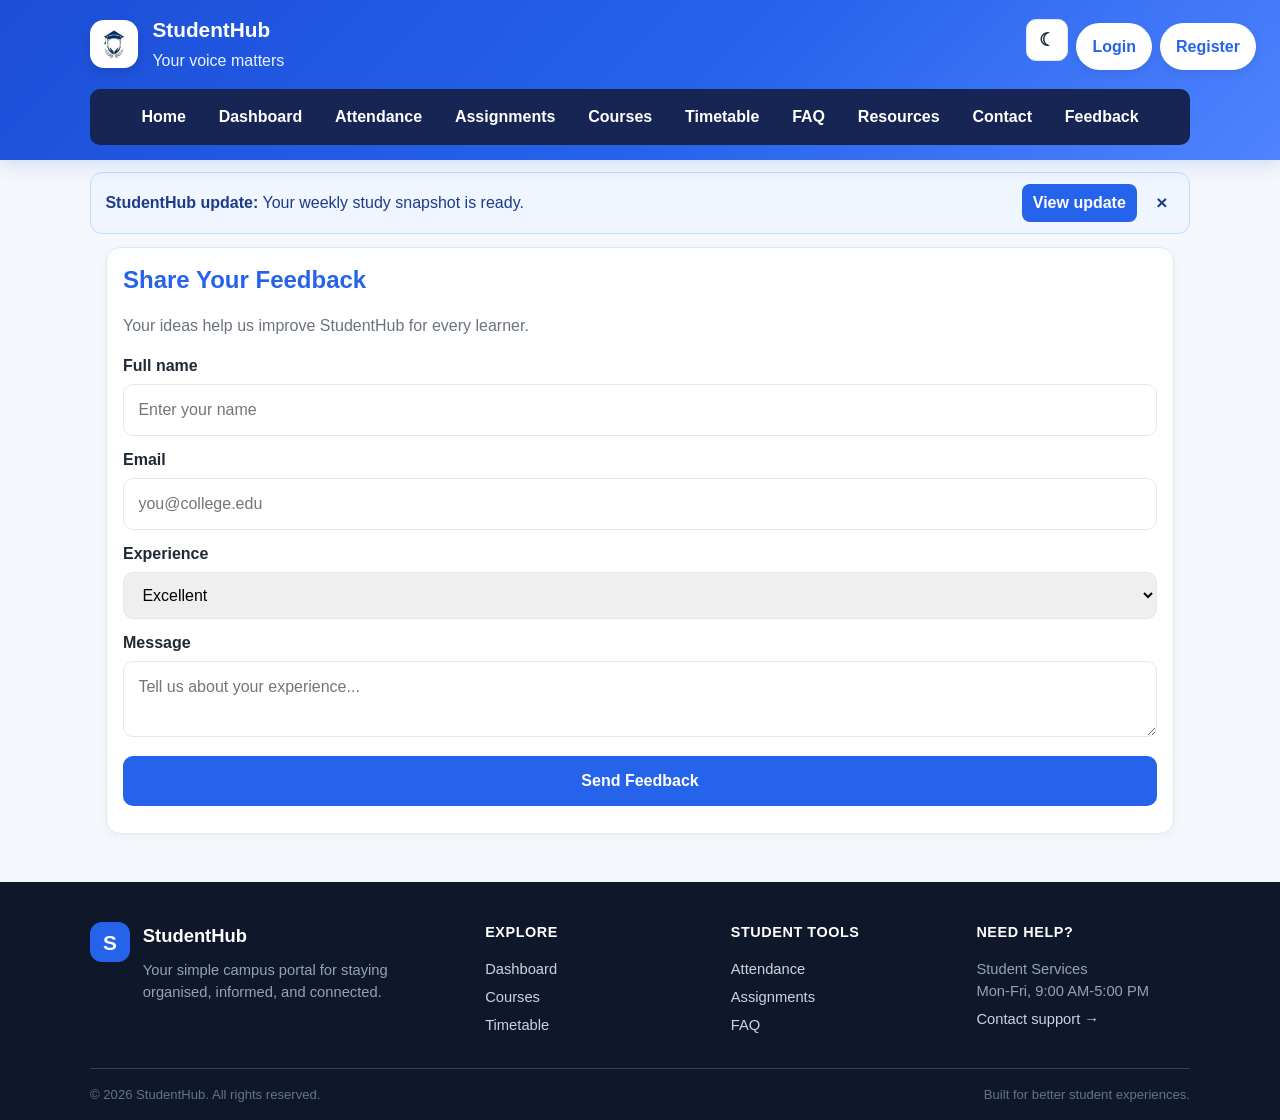
<file: pages/feedback.html>
<!DOCTYPE html>
<html lang="en">
<head>
    <meta charset="UTF-8">
    <meta name="viewport" content="width=device-width, initial-scale=1.0">
    <title>Feedback - StudentHub</title>
    <link rel="stylesheet" href="../css/style.css">
</head>
<body>
    <header class="hero">
        <div class="hero-inner">
            <div class="brand">
                <img class="logo" src="../images/logo.png" alt="StudentHub logo">
                <div>
                    <h1>StudentHub</h1>
                    <p>Your voice matters</p>
                </div>
            </div>
            <a class="btn" href="login.html">Login</a>
        </div>
    </header>

    <nav class="top-nav">
        <a href="index.html">Home</a>
        <a href="dashboard.html">Dashboard</a>
        <a href="attendance.html">Attendance</a>
        <a href="assignments.html">Assignments</a>
        <a href="courses.htm">Courses</a>
        <a href="contact.html">Contact</a>
    </nav>

    <main class="container">
        <section class="page-card">
            <h2>Share Your Feedback</h2>
            <p>Your ideas help us improve StudentHub for every learner.</p>
            <form>
                <label>Full name</label>
                <input type="text" placeholder="Enter your name">

                <label>Email</label>
                <input type="email" placeholder="you@college.edu">

                <label>Experience</label>
                <select>
                    <option>Excellent</option>
                    <option>Good</option>
                    <option>Average</option>
                    <option>Needs Improvement</option>
                </select>

                <label>Message</label>
                <textarea placeholder="Tell us about your experience..."></textarea>

                <button type="submit">Send Feedback</button>
            </form>
        </section>
    </main>

    <footer class="site-footer">
        <div class="footer-inner">
            <div class="footer-brand"><div class="footer-logo">S</div><div><h2>StudentHub</h2><p>Your simple campus portal for staying organised, informed, and connected.</p></div></div>
            <div class="footer-column"><h3>Explore</h3><a href="dashboard.html">Dashboard</a><a href="courses.htm">Courses</a><a href="timetable.html">Timetable</a></div>
            <div class="footer-column"><h3>Student tools</h3><a href="attendance.html">Attendance</a><a href="assignments.html">Assignments</a><a href="faq.html">FAQ</a></div>
            <div class="footer-column"><h3>Need help?</h3><p>Student Services<br>Mon-Fri, 9:00 AM-5:00 PM</p><a href="contact.html">Contact support &rarr;</a></div>
        </div>
        <div class="footer-bottom"><span>&copy; 2026 StudentHub. All rights reserved.</span><span>Built for better student experiences.</span></div>
    </footer>
    <script src="../javascript/site.js" defer></script>
</body>
</html>
</file>
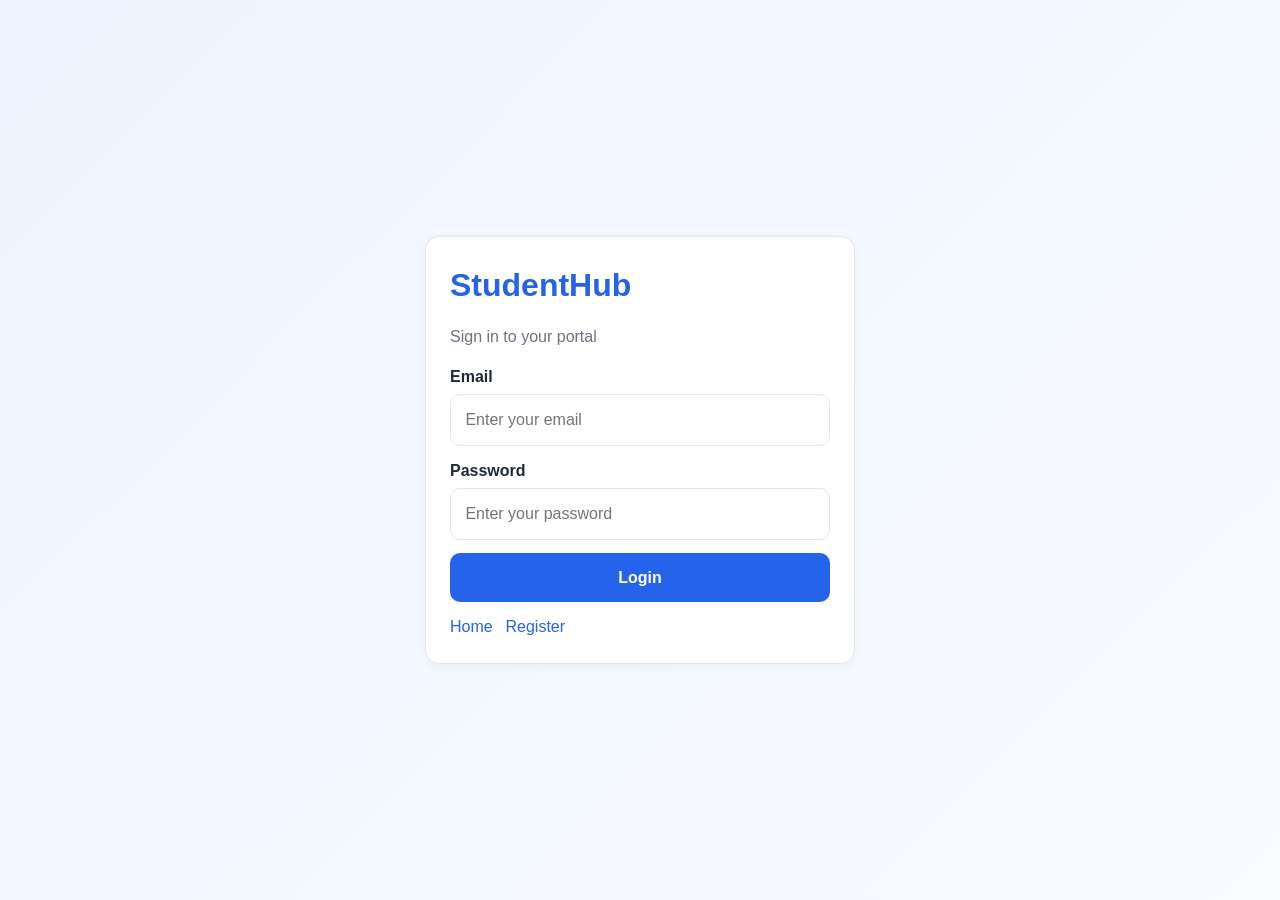
<file: pages/login.html>
<!DOCTYPE html>
<html lang="en">
<head>
    <meta charset="UTF-8">
    <meta name="viewport" content="width=device-width, initial-scale=1.0">
    <title>Login - StudentHub</title>
    <link rel="stylesheet" href="../css/style.css">
    <link rel="stylesheet" href="../css/auth.css">
</head>
<body class="auth-body">
    <main class="auth-card">
        <h1>StudentHub</h1>
        <p>Sign in to your portal</p>
        <form id="loginForm" action="../php/process-form.php" method="post" novalidate>
            <input type="hidden" name="formType" value="login">
            <label for="email">Email</label>
            <input id="email" name="email" type="email" placeholder="Enter your email" required>

            <label for="password">Password</label>
            <input id="password" name="password" type="password" placeholder="Enter your password" required minlength="8">

            <button type="submit">Login</button>
        </form>
        <div class="auth-links">
            <a href="index.php">Home</a>
            <a href="register.html">Register</a>
        </div>
    </main>
    <script src="../javascript/login.js" defer></script>
</body>
</html>
</file>
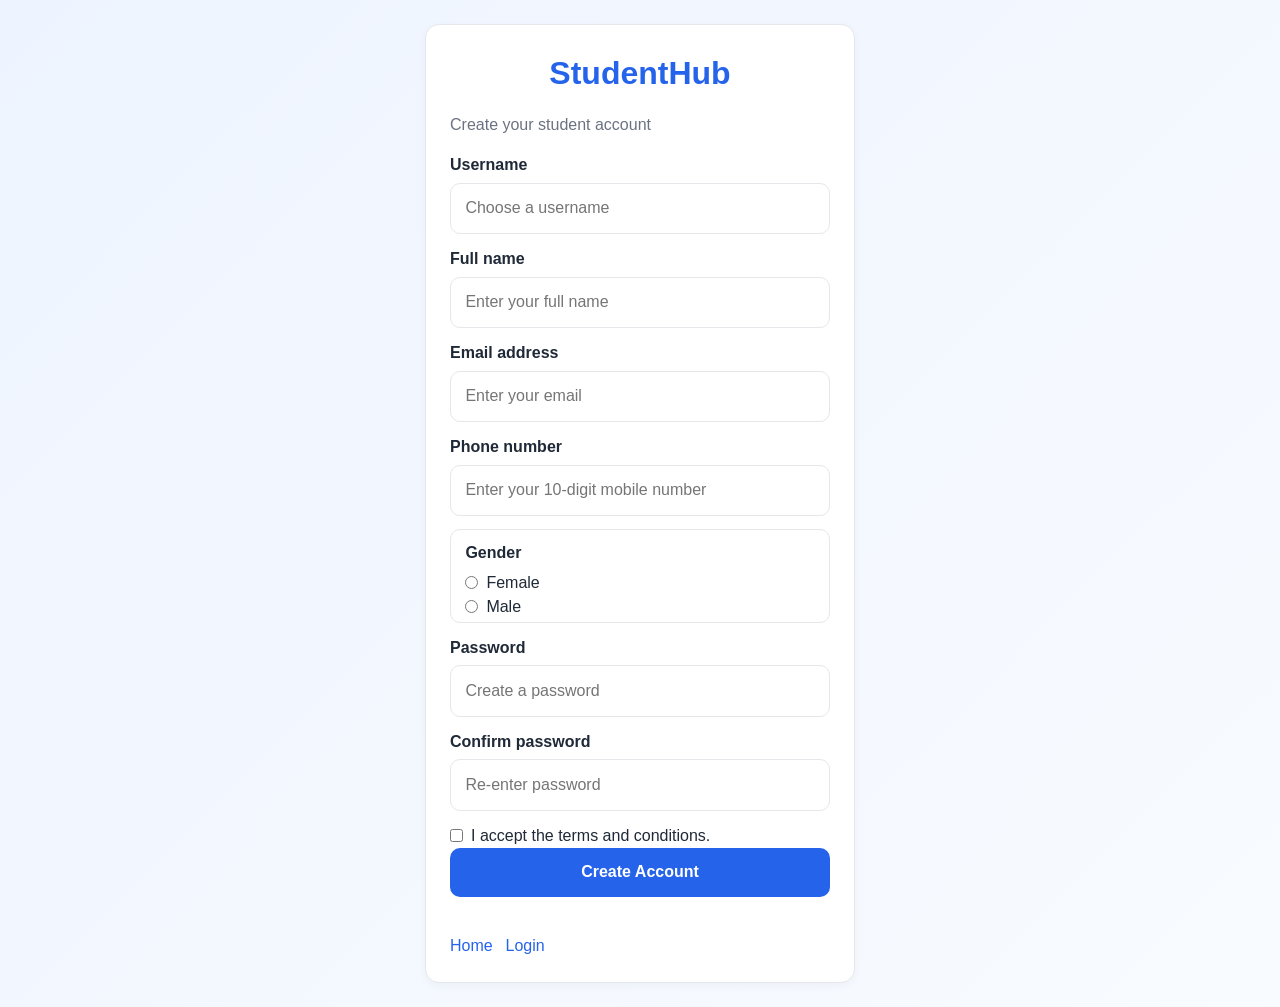
<file: pages/register.html>
<!DOCTYPE html>
<html lang="en">
<head>
    <meta charset="UTF-8">
    <meta name="viewport" content="width=device-width, initial-scale=1.0">
    <title>Register - StudentHub</title>
    <link rel="stylesheet" href="../css/style.css">
    <link rel="stylesheet" href="../css/auth.css">
    <link rel="stylesheet" href="../css/register.css">
</head>
<body class="auth-body">
    <div class="auth-card">
        <h1 class="register-title">StudentHub</h1>
        <p>Create your student account</p>
        <form id="registerForm" action="../php/process-form.php" method="post" novalidate>
            <input type="hidden" name="formType" value="registration">

            <label for="username">Username</label>
            <input id="username" name="username" type="text" placeholder="Choose a username" required pattern="[A-Za-z0-9_]{3,30}" title="Use 3 to 30 letters, numbers, or underscores">

            <label for="fullName">Full name</label>
            <input id="fullName" name="fullName" type="text" placeholder="Enter your full name" required pattern="[A-Za-z]+(?:(?: |'|-)[A-Za-z]+)+" title="Enter at least two names using letters, spaces, apostrophes, or hyphens">

            <label for="email">Email address</label>
            <input id="email" name="email" type="email" placeholder="Enter your email" required pattern="[^\s@]+@[^\s@]+\.[^\s@]{2,}" title="Enter a valid email address">

            <label for="phone">Phone number</label>
            <input id="phone" name="phone" type="tel" inputmode="numeric" placeholder="Enter your 10-digit mobile number" required pattern="[0-9]{10}" title="Enter a 10-digit mobile number">

            <div class="gender-group">
                <p>Gender</p>
                <label><input type="radio" name="gender" value="female" required> Female</label>
                <label><input type="radio" name="gender" value="male"> Male</label>
            </div>

            <label for="password">Password</label>
            <input id="password" name="password" type="password" placeholder="Create a password" required pattern="(?=.*[A-Za-z])(?=.*[0-9])(?=.*[@$!%*?&]).{8,}" title="Use at least 8 characters, including a letter, a number, and a special character">

            <label for="confirmPassword">Confirm password</label>
            <input id="confirmPassword" name="confirmPassword" type="password" placeholder="Re-enter password" required>

            <label class="terms-label">
                <input id="terms" name="terms" type="checkbox" required>
                I accept the terms and conditions.
            </label>

            <button type="submit">Create Account</button>
            <p id="registerMessage" class="form-message" role="status" aria-live="polite"></p>
        </form>
        <div class="auth-links">
            <a href="index.php">Home</a>
            <a href="login.html">Login</a>
        </div>
    </div>
    <script src="../javascript/register.js" defer></script>
</body>
</html>
</file>
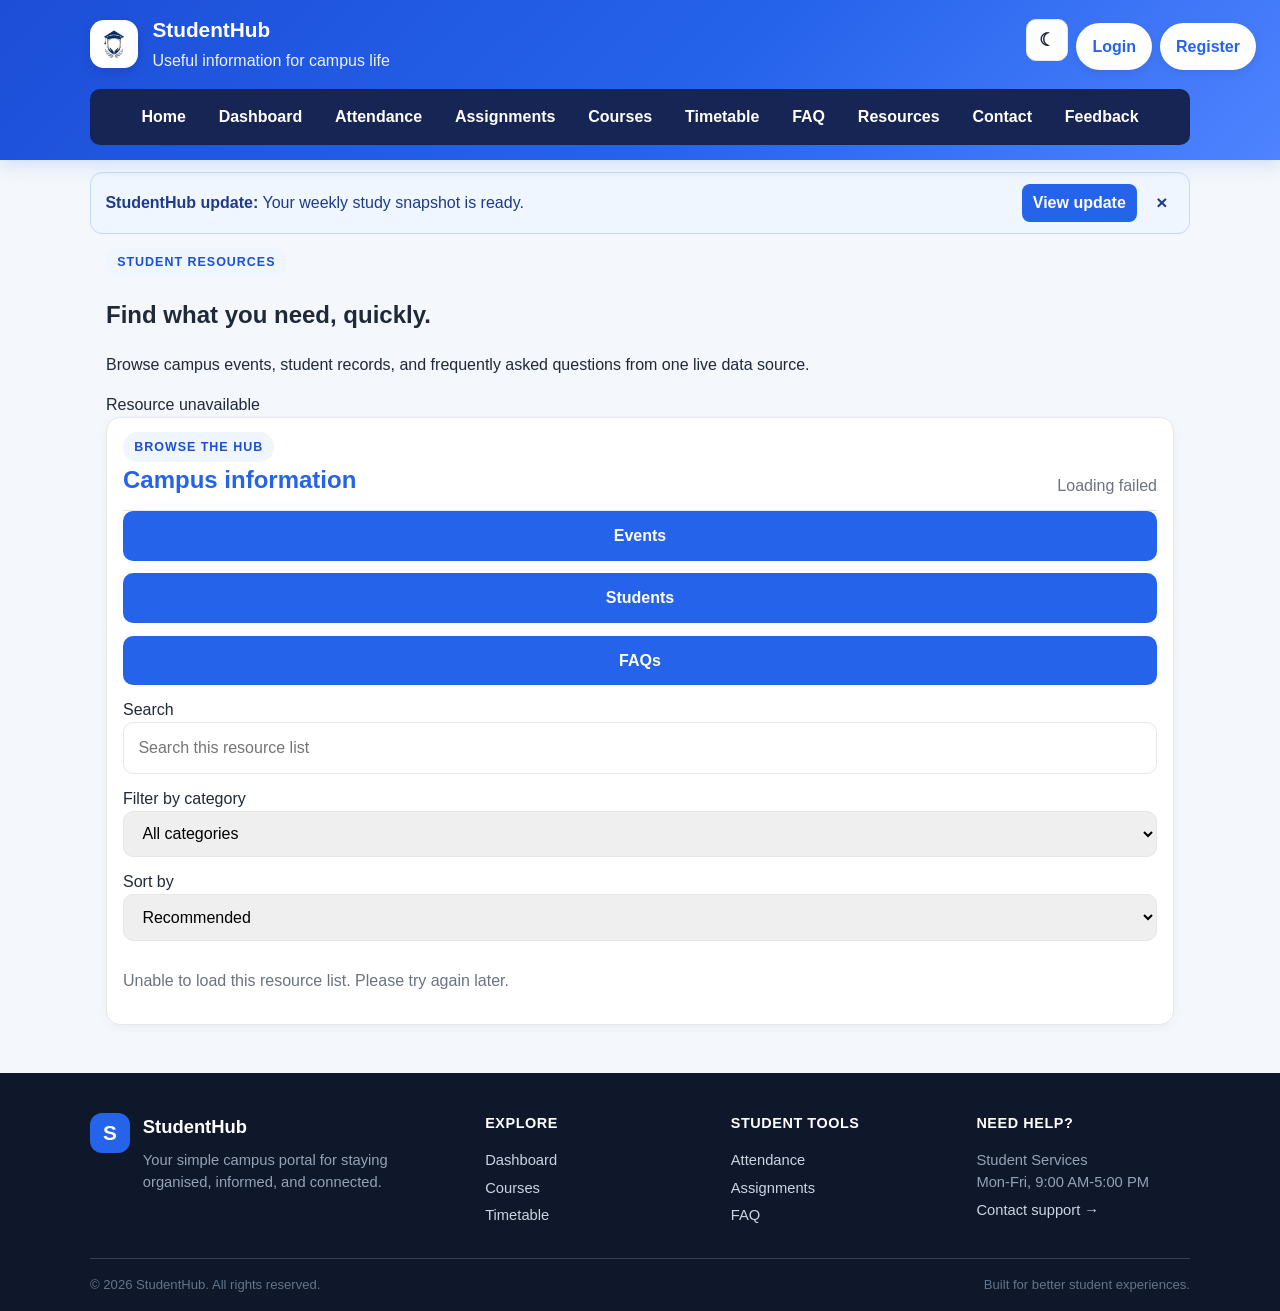
<file: pages/resources.html>
<!DOCTYPE html>
<html lang="en">
<head>
    <meta charset="UTF-8">
    <meta name="viewport" content="width=device-width, initial-scale=1.0">
    <title>Student Resources - StudentHub</title>
    <link rel="stylesheet" href="../css/style.css">
</head>
<body>
    <header class="hero">
        <div class="hero-inner">
            <div class="brand">
                <img class="logo" src="../images/logo.png" alt="StudentHub logo">
                <div>
                    <h1>StudentHub</h1>
                    <p>Useful information for campus life</p>
                </div>
            </div>
            <a class="btn" href="login.html">Login</a>
        </div>
    </header>

    <nav class="top-nav"></nav>

    <main class="container resources-page">
        <section class="resources-hero">
            <div>
                <span class="eyebrow">Student resources</span>
                <h2>Find what you need, quickly.</h2>
                <p>Browse campus events, student records, and frequently asked questions from one live data source.</p>
            </div>
            <span id="resourceCount" class="resource-count" aria-live="polite">Loading resources...</span>
        </section>

        <section class="resource-browser page-card" aria-labelledby="resource-browser-title">
            <div class="section-heading">
                <div>
                    <span class="eyebrow">Browse the hub</span>
                    <h2 id="resource-browser-title">Campus information</h2>
                </div>
                <p id="resourceStatus" role="status" aria-live="polite">Loading...</p>
            </div>

            <div class="resource-tabs" role="tablist" aria-label="Resource types">
                <button class="resource-tab active" type="button" role="tab" aria-selected="true" data-resource="events">Events</button>
                <button class="resource-tab" type="button" role="tab" aria-selected="false" data-resource="students">Students</button>
                <button class="resource-tab" type="button" role="tab" aria-selected="false" data-resource="faqs">FAQs</button>
            </div>

            <div class="resource-controls">
                <label class="resource-search" for="resourceSearch">
                    Search
                    <input id="resourceSearch" type="search" placeholder="Search this resource list" autocomplete="off">
                </label>
                <label for="resourceFilter">
                    Filter by category
                    <select id="resourceFilter">
                        <option value="all">All categories</option>
                    </select>
                </label>
                <label for="resourceSort">
                    Sort by
                    <select id="resourceSort">
                        <option value="default">Recommended</option>
                        <option value="title-asc">Title A-Z</option>
                        <option value="title-desc">Title Z-A</option>
                        <option value="date-asc">Date earliest</option>
                        <option value="date-desc">Date latest</option>
                    </select>
                </label>
            </div>

            <div id="resourceList" class="resource-list" aria-live="polite" aria-busy="true"></div>
            <div id="resourceEmpty" class="resource-empty" hidden>No resources match your search.</div>
            <nav id="resourcePagination" class="resource-pagination" aria-label="Resource pages"></nav>
        </section>
    </main>

    <footer class="site-footer">
        <div class="footer-inner">
            <div class="footer-brand"><div class="footer-logo">S</div><div><h2>StudentHub</h2><p>Your simple campus portal for staying organised, informed, and connected.</p></div></div>
            <div class="footer-column"><h3>Explore</h3><a href="dashboard.html">Dashboard</a><a href="courses.htm">Courses</a><a href="timetable.html">Timetable</a></div>
            <div class="footer-column"><h3>Student tools</h3><a href="attendance.html">Attendance</a><a href="assignments.html">Assignments</a><a href="faq.html">FAQ</a></div>
            <div class="footer-column"><h3>Need help?</h3><p>Student Services<br>Mon-Fri, 9:00 AM-5:00 PM</p><a href="contact.html">Contact support &rarr;</a></div>
        </div>
        <div class="footer-bottom"><span>&copy; 2026 StudentHub. All rights reserved.</span><span>Built for better student experiences.</span></div>
    </footer>
    <script src="../javascript/site.js" defer></script>
    <script src="../javascript/resources.js" defer></script>
</body>
</html>
</file>
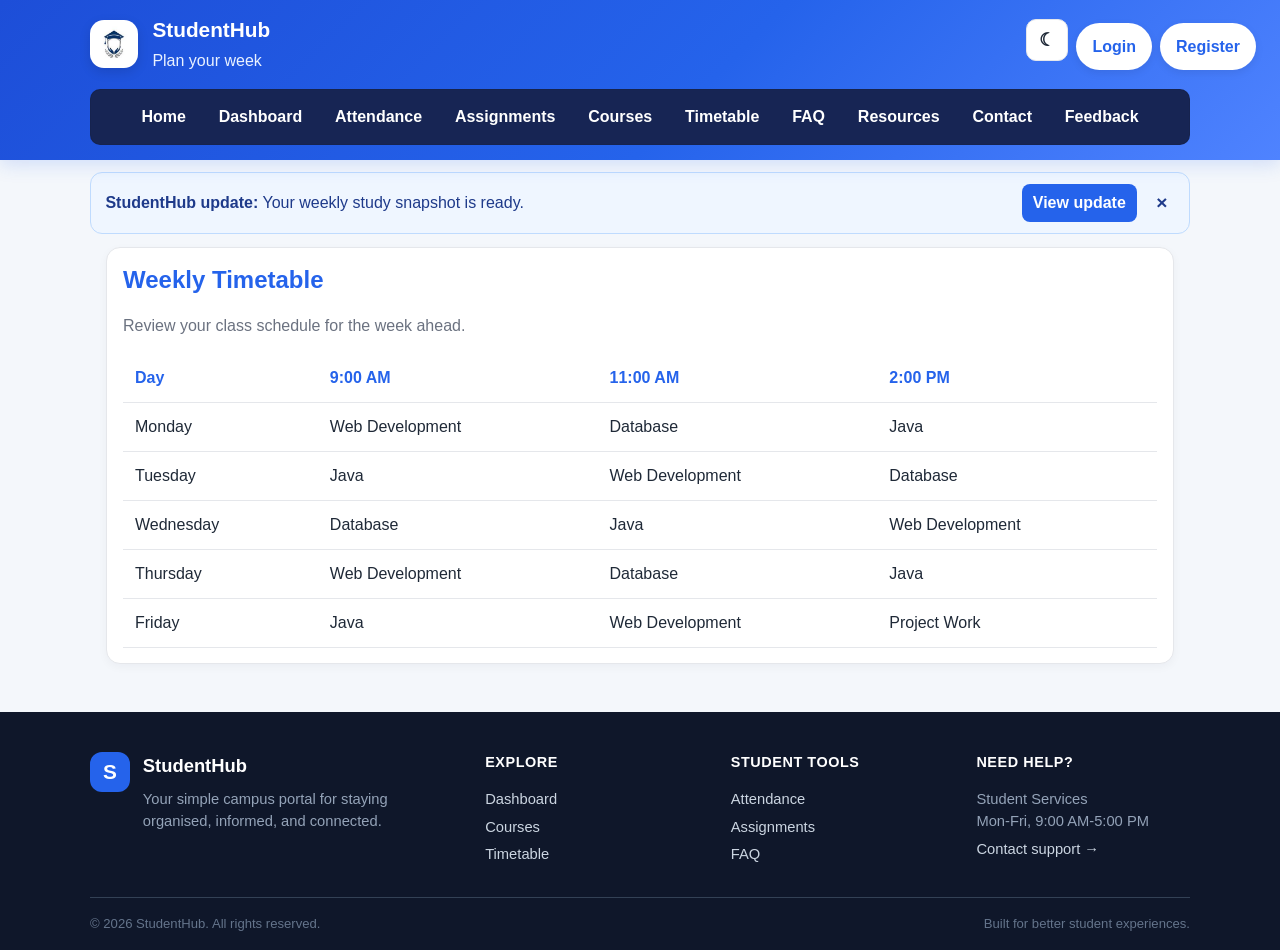
<file: pages/timetable.html>
<!DOCTYPE html>
<html lang="en">
<head>
    <meta charset="UTF-8">
    <meta name="viewport" content="width=device-width, initial-scale=1.0">
    <title>Timetable - StudentHub</title>
    <link rel="stylesheet" href="../css/style.css">
</head>
<body>
    <header class="hero">
        <div class="hero-inner">
            <div class="brand">
                <img class="logo" src="../images/logo.png" alt="StudentHub logo">
                <div>
                    <h1>StudentHub</h1>
                    <p>Plan your week</p>
                </div>
            </div>
            <a class="btn" href="login.html">Login</a>
        </div>
    </header>

    <nav class="top-nav">
        <a href="index.html">Home</a>
        <a href="dashboard.html">Dashboard</a>
        <a href="attendance.html">Attendance</a>
        <a href="assignments.html">Assignments</a>
        <a href="courses.htm">Courses</a>
        <a href="faq.html">FAQ</a>
        <a href="feedback.html">Feedback</a>
    </nav>

    <main class="container">
        <section class="page-card">
            <h2>Weekly Timetable</h2>
            <p>Review your class schedule for the week ahead.</p>
            <table>
                <tr><th>Day</th><th>9:00 AM</th><th>11:00 AM</th><th>2:00 PM</th></tr>
                <tr><td>Monday</td><td>Web Development</td><td>Database</td><td>Java</td></tr>
                <tr><td>Tuesday</td><td>Java</td><td>Web Development</td><td>Database</td></tr>
                <tr><td>Wednesday</td><td>Database</td><td>Java</td><td>Web Development</td></tr>
                <tr><td>Thursday</td><td>Web Development</td><td>Database</td><td>Java</td></tr>
                <tr><td>Friday</td><td>Java</td><td>Web Development</td><td>Project Work</td></tr>
            </table>
        </section>
    </main>

    <footer class="site-footer">
        <div class="footer-inner">
            <div class="footer-brand"><div class="footer-logo">S</div><div><h2>StudentHub</h2><p>Your simple campus portal for staying organised, informed, and connected.</p></div></div>
            <div class="footer-column"><h3>Explore</h3><a href="dashboard.html">Dashboard</a><a href="courses.htm">Courses</a><a href="timetable.html">Timetable</a></div>
            <div class="footer-column"><h3>Student tools</h3><a href="attendance.html">Attendance</a><a href="assignments.html">Assignments</a><a href="faq.html">FAQ</a></div>
            <div class="footer-column"><h3>Need help?</h3><p>Student Services<br>Mon-Fri, 9:00 AM-5:00 PM</p><a href="contact.html">Contact support &rarr;</a></div>
        </div>
        <div class="footer-bottom"><span>&copy; 2026 StudentHub. All rights reserved.</span><span>Built for better student experiences.</span></div>
    </footer>
    <script src="../javascript/site.js" defer></script>
</body>
</html>
</file>
<file: css/style.css>
/* Shared colors used throughout the site */
:root {
    --bg: #f4f7fb;
    --card: #ffffff;
    --text: #1f2937;
    --muted: #6b7280;
    --primary: #2563eb;
    --primary-dark: #1d4ed8;
    --border: #e5e7eb;
    --surface-soft: #f8fbff;
    --shadow: 0 2px 8px rgba(15, 23, 42, 0.04);
}

* {
    box-sizing: border-box;
}

body {
    margin: 0;
    font-family: "Segoe UI", Arial, sans-serif;
    background: var(--bg);
    color: var(--text);
    line-height: 1.5;
    transition: background 0.2s ease, color 0.2s ease;
}

a {
    color: var(--primary);
    text-decoration: none;
}

a:hover {
    color: #1d4ed8;
}

/* Header and navigation */
.hero {
    position: relative;
    background: linear-gradient(135deg, #1d4ed8, #2563eb 55%, #4f83ff);
    color: #fff;
    padding: 0.9rem 1rem;
    box-shadow: 0 4px 18px rgba(37, 99, 235, 0.18);
}

.hero.has-nav {
    padding-bottom: 0.9rem;
}

.hero-inner {
    max-width: 1100px;
    margin: 0 auto;
    padding-right: 0;
    display: flex;
    justify-content: space-between;
    align-items: center;
    gap: 0.8rem;
}

.brand {
    display: flex;
    align-items: center;
    gap: 0.9rem;
}

.logo {
    width: 48px;
    height: 48px;
    border-radius: 14px;
    object-fit: cover;
    box-shadow: 0 4px 12px rgba(0, 0, 0, 0.12);
    background: #fff;
    padding: 2px;
}

.hero h1 {
    margin: 0;
    font-size: 1.3rem;
    color: #fff;
}

.hero p {
    margin: 0.2rem 0 0;
    color: #eaf2ff;
}

.btn {
    display: inline-block;
    padding: 0.7rem 1rem;
    border-radius: 999px;
    background: #fff;
    color: var(--primary);
    font-weight: 600;
    box-shadow: 0 3px 8px rgba(0, 0, 0, 0.08);
}

.btn.primary {
    background: var(--primary);
    color: #fff;
}

.btn.secondary {
    background: transparent;
    color: #fff;
    border: 1px solid rgba(255,255,255,0.7);
}

.top-nav {
    max-width: 1100px;
    margin: 0.75rem auto 0;
    padding: 0 0.75rem;
    display: flex;
    justify-content: center;
    flex-wrap: wrap;
    gap: 0.25rem;
    background: #fff;
    border: 1px solid var(--border);
    border-radius: 10px;
    box-shadow: none;
}

.top-nav[hidden] {
    display: none;
}

.top-nav a {
    padding: 0.7rem 0.9rem;
    color: var(--text);
    font-weight: 600;
    border-radius: 8px;
    transition: all 0.2s ease;
}

.top-nav a:hover {
    background: var(--primary);
    color: #fff;
}

.hero .top-nav {
    max-width: 1100px;
    margin-top: 1rem;
    padding: 0.3rem;
    border-color: rgba(15, 23, 42, 0.15);
    background: #172554;
    box-shadow: none;
}

.hero .top-nav a {
    padding: 0.65rem 0.9rem;
    color: #fff;
    white-space: nowrap;
}

.hero .top-nav a[aria-current="page"],
.hero .top-nav a:hover {
    background: #2563eb;
    color: #fff;
}

.top-nav a[aria-current="page"] {
    background: var(--primary);
    color: #fff;
}

.site-tools {
    display: flex;
    align-items: center;
    gap: 0.5rem;
    margin-left: auto;
}

.site-auth-links {
    display: flex;
    align-items: center;
    gap: 0.5rem;
}

.site-tools .logout-form {
    margin: 0;
}

.site-tools .logout-form .btn {
    width: auto;
    margin: 0;
    padding: 0.7rem 1rem;
    border-radius: 999px;
    background: #fff;
    color: var(--primary);
    box-shadow: 0 3px 8px rgba(0, 0, 0, 0.08);
}

.hero .site-tools {
    position: absolute;
    top: 1.2rem;
    right: 1.5rem;
    flex: 0 0 auto;
}

.menu-toggle,
.theme-toggle {
    display: inline-grid;
    place-items: center;
    width: 42px;
    height: 42px;
    padding: 0;
    border: 1px solid var(--border);
    border-radius: 10px;
    background: var(--card);
    color: var(--text);
    cursor: pointer;
    font-size: 1.15rem;
}

.menu-toggle {
    display: none;
}

.notification-banner {
    display: flex;
    align-items: center;
    justify-content: flex-start;
    gap: 0.75rem;
    max-width: 1100px;
    margin: 0.75rem auto 0;
    padding: 0.7rem 0.9rem;
    border: 1px solid #bfdbfe;
    border-radius: 12px;
    background: #eff6ff;
    color: #1e3a8a;
}

.notification-banner p {
    flex: 1 1 auto;
    margin: 0;
}

.notification-banner button,
.slider-control,
.modal-close {
    border: 0;
    cursor: pointer;
}

.banner-dismiss {
    width: auto;
    padding: 0.2rem 0.45rem;
    margin-bottom: 0;
    background: transparent;
    color: inherit;
    font-size: 1.2rem;
}

.banner-action {
    width: auto;
    flex: 0 0 auto;
    padding: 0.45rem 0.7rem;
    margin-bottom: 0;
    border-radius: 8px;
    background: var(--primary);
    color: #fff;
    font-weight: 700;
}

/* Notifications, campus slider, and modal */
.campus-slider {
    position: relative;
    overflow: hidden;
    margin-top: 1.5rem;
    border-radius: 16px;
    border: 1px solid var(--border);
    background: var(--card);
    color: var(--text);
    box-shadow: var(--shadow);
}

.slide {
    display: none;
    grid-template-columns: minmax(220px, 42%) 1fr;
    min-height: 250px;
}

.slide.active {
    display: grid;
    animation: slide-in 0.35s ease;
}

.slide img {
    display: block;
    width: 100%;
    height: 250px;
    object-fit: cover;
}

.slide-copy {
    display: flex;
    flex-direction: column;
    justify-content: center;
    padding: 2rem 7rem 2rem 2.25rem;
    max-width: 540px;
}

.slide-copy h2,
.slide-copy p,
.slide-kicker {
    margin: 0;
}

.slide-kicker {
    margin-bottom: 0.7rem;
    color: var(--primary);
    font-size: 0.78rem;
    font-weight: 800;
    letter-spacing: 0.08em;
    text-transform: uppercase;
}

.slide-copy h2 {
    font-size: clamp(1.6rem, 3vw, 2.3rem);
    line-height: 1.1;
}

.slide-copy p {
    margin-top: 0.75rem;
    color: var(--muted);
}

.slider-controls {
    position: absolute;
    right: 1.5rem;
    bottom: 1.5rem;
    display: flex;
    align-items: center;
    gap: 0.4rem;
}

.slider-control {
    width: 34px;
    height: 34px;
    padding: 0;
    margin: 0;
    border-radius: 50%;
    background: var(--primary);
    color: #fff;
    font-size: 1rem;
}

.slider-dots {
    display: flex;
    gap: 0.35rem;
    padding: 0 0.2rem;
}

.slider-dot {
    width: 7px;
    height: 7px;
    padding: 0;
    margin: 0;
    border: 0;
    border-radius: 50%;
    background: #cbd5e1;
    cursor: pointer;
}

.slider-dot.active {
    background: var(--primary);
}

.modal-backdrop {
    position: fixed;
    inset: 0;
    z-index: 20;
    display: grid;
    place-items: center;
    padding: 1rem;
    background: rgba(15, 23, 42, 0.58);
}

.modal-backdrop[hidden] {
    display: none;
}

.modal {
    width: min(100%, 480px);
    padding: 1.5rem;
    border-radius: 16px;
    background: var(--card);
    color: var(--text);
    box-shadow: 0 18px 50px rgba(15, 23, 42, 0.25);
}

.modal-header {
    display: flex;
    justify-content: space-between;
    gap: 1rem;
    align-items: start;
}

.modal-header h2 {
    min-width: 0;
    flex: 1;
    margin: 0;
}

.modal-close {
    width: auto;
    flex: 0 0 auto;
    padding: 0.1rem 0.35rem;
    margin: 0;
    background: transparent;
    color: var(--muted);
    font-size: 1.4rem;
}

@keyframes slide-in {
    from {
        opacity: 0.4;
        transform: translateX(12px);
    }

    to {
        opacity: 1;
        transform: translateX(0);
    }
}

/* Dark theme colors and adjustments */
body[data-theme="dark"] {
    --bg: #111827;
    --card: #1f2937;
    --text: #f3f4f6;
    --muted: #cbd5e1;
    --border: #374151;
    --surface-soft: #243244;
    --shadow: 0 3px 10px rgba(0, 0, 0, 0.22);
}

body[data-theme="dark"] .top-nav {
    background: var(--card);
}

body[data-theme="dark"] .notification-banner {
    border-color: #1d4ed8;
    background: #172554;
    color: #dbeafe;
}

body[data-theme="dark"] .top-nav a:hover {
    color: #fff;
}

@media (max-width: 900px) {
    .top-nav {
        position: relative;
        display: block;
        padding: 0.55rem;
    }

    .menu-toggle {
        display: inline-grid;
        position: absolute;
        top: 0.55rem;
        right: 0.55rem;
    }

    .site-tools {
        padding-right: 3rem;
    }

    .hero .site-tools {
        top: 1rem;
        right: 1rem;
        align-self: auto;
        padding-right: 0;
    }

    .hero-inner {
        padding-right: 0;
    }

    .top-nav a {
        display: none;
    }

    .top-nav.is-open a {
        display: block;
    }

    .notification-banner,
    .slide-copy {
        margin-left: 1rem;
        margin-right: 1rem;
    }

    .notification-banner {
        align-items: flex-start;
        flex-wrap: wrap;
    }

    .notification-banner p {
        flex-basis: 100%;
    }

    .slide {
        grid-template-columns: 1fr;
    }

    .slide img {
        height: 190px;
    }

    .slide-copy {
        margin: 0;
        padding: 1.5rem 1.25rem 4.5rem;
    }

    .slider-controls {
        right: 1.25rem;
        bottom: 1.25rem;
    }
}

/* Shared page layout */
.container {
    max-width: 1100px;
    margin: 0.8rem auto 1.5rem;
    padding: 0 1rem;
}

.page-card {
    background: var(--card);
    border: 1px solid var(--border);
    border-radius: 14px;
    box-shadow: 0 3px 10px rgba(15, 23, 42, 0.04);
    padding: 0.9rem 1rem;
    margin-bottom: 0.7rem;
}

.page-card h2 {
    margin: 0 0 0.4rem;
    color: var(--primary);
}

.page-card p,
.card p,
details p {
    color: var(--muted);
}

/* Shared cards, forms, and tables */
.actions {
    display: flex;
    gap: 0.8rem;
    flex-wrap: wrap;
}

.grid,
.card-grid {
    display: grid;
    grid-template-columns: repeat(3, minmax(0, 1fr));
    gap: 1rem;
}

.card {
    background: var(--card);
    border: 1px solid var(--border);
    border-radius: 12px;
    padding: 0.9rem;
    box-shadow: none;
}

.card h3 {
    margin-top: 0;
    margin-bottom: 0.4rem;
    color: var(--primary);
}

form label {
    display: block;
    margin-bottom: 0.35rem;
    font-weight: 600;
}

input,
select,
textarea,
button {
    width: 100%;
    padding: 0.8rem 0.9rem;
    border: 1px solid var(--border);
    border-radius: 10px;
    font: inherit;
    margin-bottom: 0.8rem;
}

button {
    background: var(--primary);
    color: #fff;
    border: none;
    cursor: pointer;
    font-weight: 600;
}

button:hover {
    opacity: 0.95;
}

table {
    width: 100%;
    border-collapse: collapse;
}

th,
td {
    padding: 0.75rem;
    border-bottom: 1px solid var(--border);
    text-align: left;
}

th {
    color: var(--primary);
}

summary {
    cursor: pointer;
    font-weight: 600;
    color: var(--text);
}

summary + p {
    margin-top: 0.45rem;
}

/* Shared footer */
.site-footer {
    margin-top: 3rem;
    padding: 2.5rem 1.5rem 1rem;
    background: #0f172a;
    color: #cbd5e1;
}

.footer-inner {
    max-width: 1100px;
    margin: 0 auto;
    display: grid;
    grid-template-columns: 1.7fr repeat(3, 1fr);
    gap: 2rem;
}

.footer-brand {
    display: flex;
    align-items: flex-start;
    gap: 0.8rem;
}

.footer-logo {
    display: grid;
    place-items: center;
    flex: 0 0 40px;
    width: 40px;
    height: 40px;
    border-radius: 12px;
    background: #2563eb;
    color: #fff;
    font-size: 1.3rem;
    font-weight: 800;
}

.footer-brand h2,
.footer-column h3 {
    margin: 0 0 0.55rem;
    color: #fff;
}

.footer-brand h2 {
    font-size: 1.15rem;
}

.footer-brand p,
.footer-column p {
    max-width: 260px;
    margin: 0;
    color: #94a3b8;
    font-size: 0.92rem;
}

.footer-column {
    display: flex;
    flex-direction: column;
    align-items: flex-start;
    gap: 0.35rem;
}

.footer-column h3 {
    font-size: 0.9rem;
    letter-spacing: 0.04em;
    text-transform: uppercase;
}

.footer-column a {
    color: #cbd5e1;
    font-size: 0.92rem;
}

.footer-column a:hover {
    color: #fff;
}

.footer-bottom {
    max-width: 1100px;
    display: flex;
    justify-content: space-between;
    gap: 1rem;
    margin: 2rem auto 0;
    padding-top: 1rem;
    border-top: 1px solid #334155;
    color: #64748b;
    font-size: 0.82rem;
}

@media (max-width: 768px) {
    .hero-inner {
        flex-direction: column;
        align-items: flex-start;
    }

    .grid,
    .card-grid {
        grid-template-columns: 1fr;
    }
}

/* Reusable labels and status badges */
.eyebrow {
    display: inline-block;
    padding: 0.35rem 0.7rem;
    border-radius: 999px;
    background: #eff6ff;
    color: var(--primary-dark);
    font-size: 0.78rem;
    font-weight: 700;
    letter-spacing: 0.08em;
    text-transform: uppercase;
}

@media (max-width: 768px) {
    .footer-inner {
        grid-template-columns: repeat(2, minmax(0, 1fr));
    }
}

@media (max-width: 520px) {
    .footer-inner {
        grid-template-columns: 1fr;
    }

    .footer-bottom {
        align-items: flex-start;
        flex-direction: column;
    }
}

.section-heading {
    display: flex;
    justify-content: space-between;
    align-items: end;
    gap: 1rem;
    padding-bottom: 0.75rem;
    border-bottom: 1px solid var(--border);
}

.section-heading h2 {
    margin-bottom: 0;
}

.section-heading p {
    max-width: 320px;
    margin: 0;
    text-align: right;
}

@media (max-width: 768px) {
    .section-heading {
        align-items: flex-start;
        flex-direction: column;
        gap: 0.2rem;
    }

    .section-heading p {
        text-align: left;
    }
}

.table-status {
    display: inline-block;
    padding: 0.25rem 0.55rem;
    border-radius: 999px;
    font-size: 0.8rem;
    font-weight: 700;
}

.table-status.good {
    background: #eff6ff;
    color: #2563eb;
}

.table-status.pending {
    background: #eff6ff;
    color: #2563eb;
}

.table-status.info {
    background: #eff6ff;
    color: var(--primary);
}

.table-wrap {
    overflow-x: auto;
}

.table-wrap table {
    min-width: 600px;
}
</file>
<file: css/auth.css>
.auth-body {
    min-height: 100vh;
    display: grid;
    place-items: center;
    padding: 1.5rem;
    background: linear-gradient(135deg, #eef4ff, #f8fbff);
}

.auth-card {
    width: min(100%, 430px);
    padding: 1.5rem;
    background: var(--card);
    border: 1px solid var(--border);
    border-radius: 14px;
    box-shadow: 0 3px 10px rgba(15, 23, 42, 0.04);
}

.auth-card h1 {
    margin: 0 0 0.4rem;
    color: var(--primary);
}

.auth-card p {
    color: var(--muted);
}

.auth-links {
    display: flex;
    gap: 0.8rem;
    flex-wrap: wrap;
}
</file>
<file: css/register.css>
.register-title {
    text-align: center;
}

.gender-group {
    margin: 0 0 0.8rem;
    padding: 0.7rem 0.9rem 0.2rem;
    border: 1px solid var(--border);
    border-radius: 10px;
}

.gender-group > p {
    margin: 0 0 0.35rem;
    color: var(--text);
    font-weight: 600;
}

.gender-group label,
.terms-label {
    display: flex;
    align-items: center;
    gap: 0.5rem;
    margin-bottom: 0;
    font-weight: 400;
}

.gender-group input,
.terms-label input {
    width: auto;
    margin: 0;
}

.form-message {
    min-height: 1.5rem;
    margin: 0;
    font-weight: 600;
}

.form-message.error {
    color: #b91c1c;
}

.form-message.success {
    color: #15803d;
}
</file>
